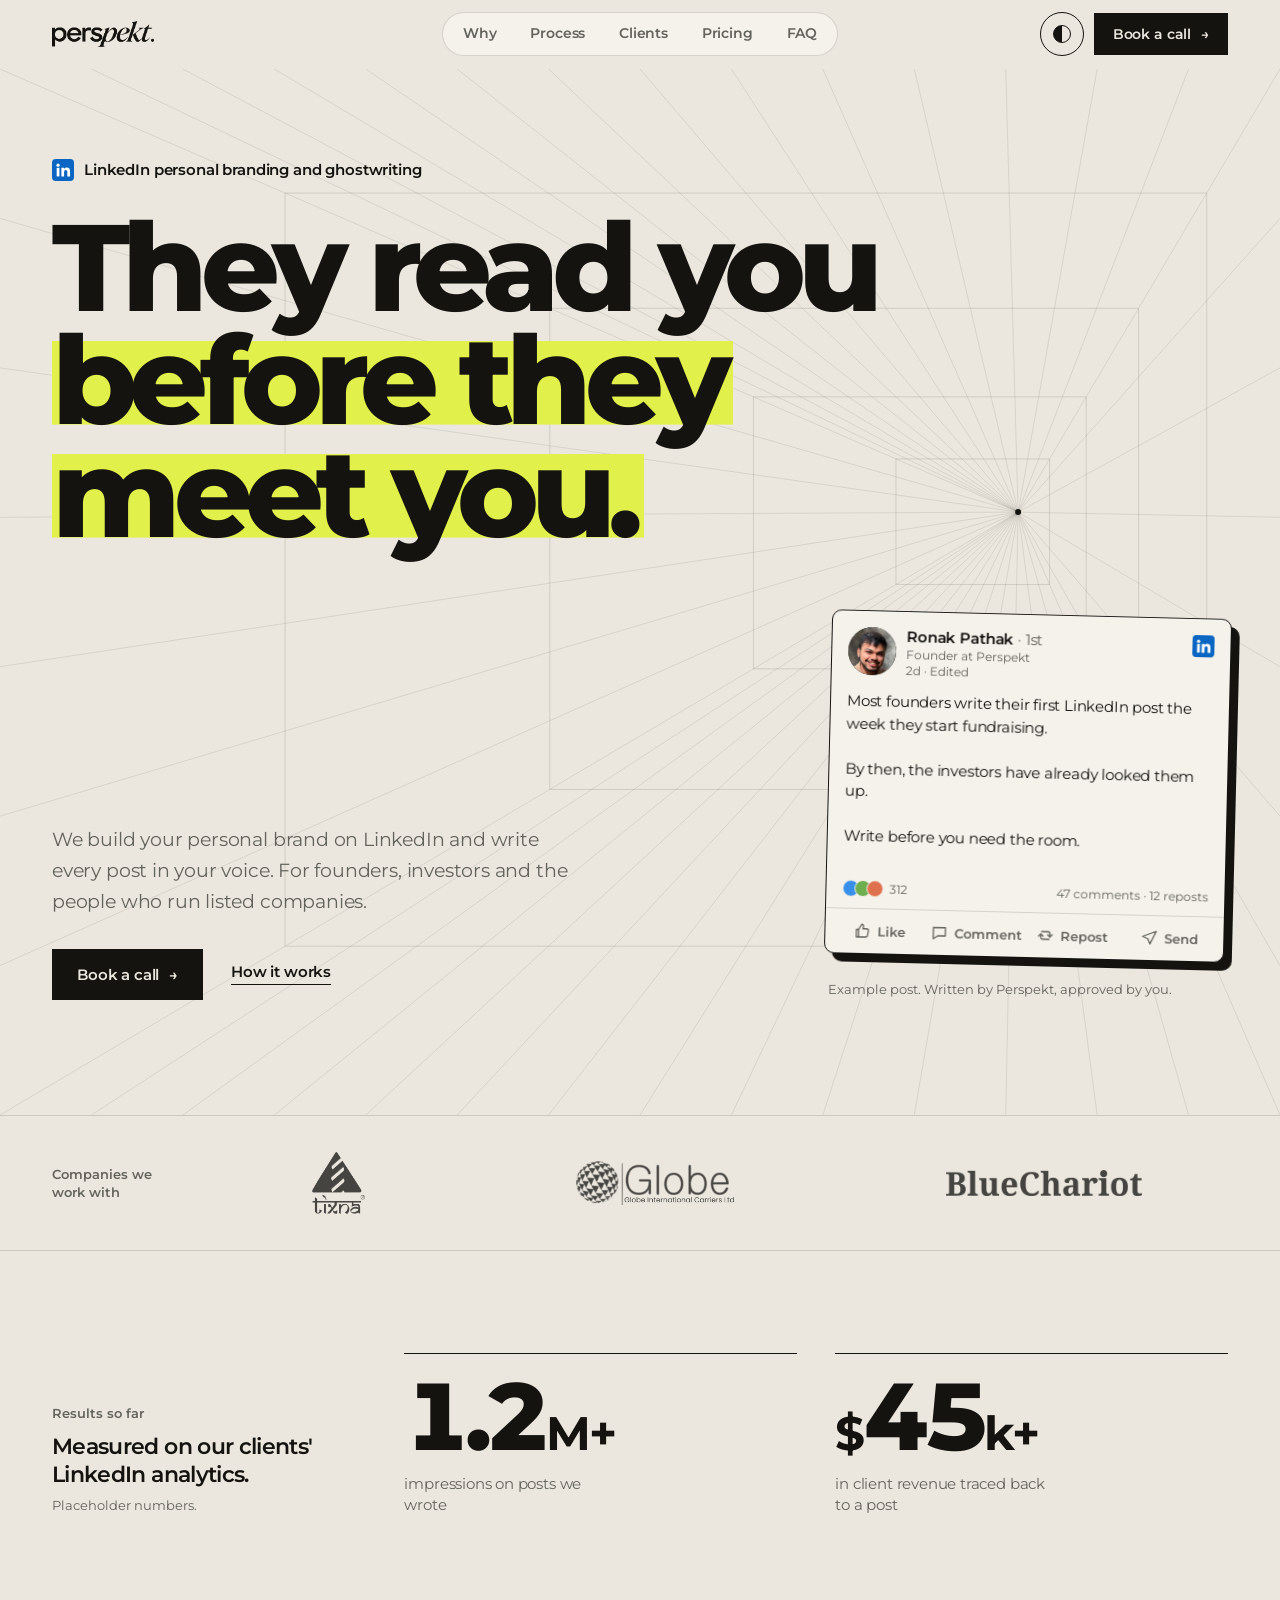
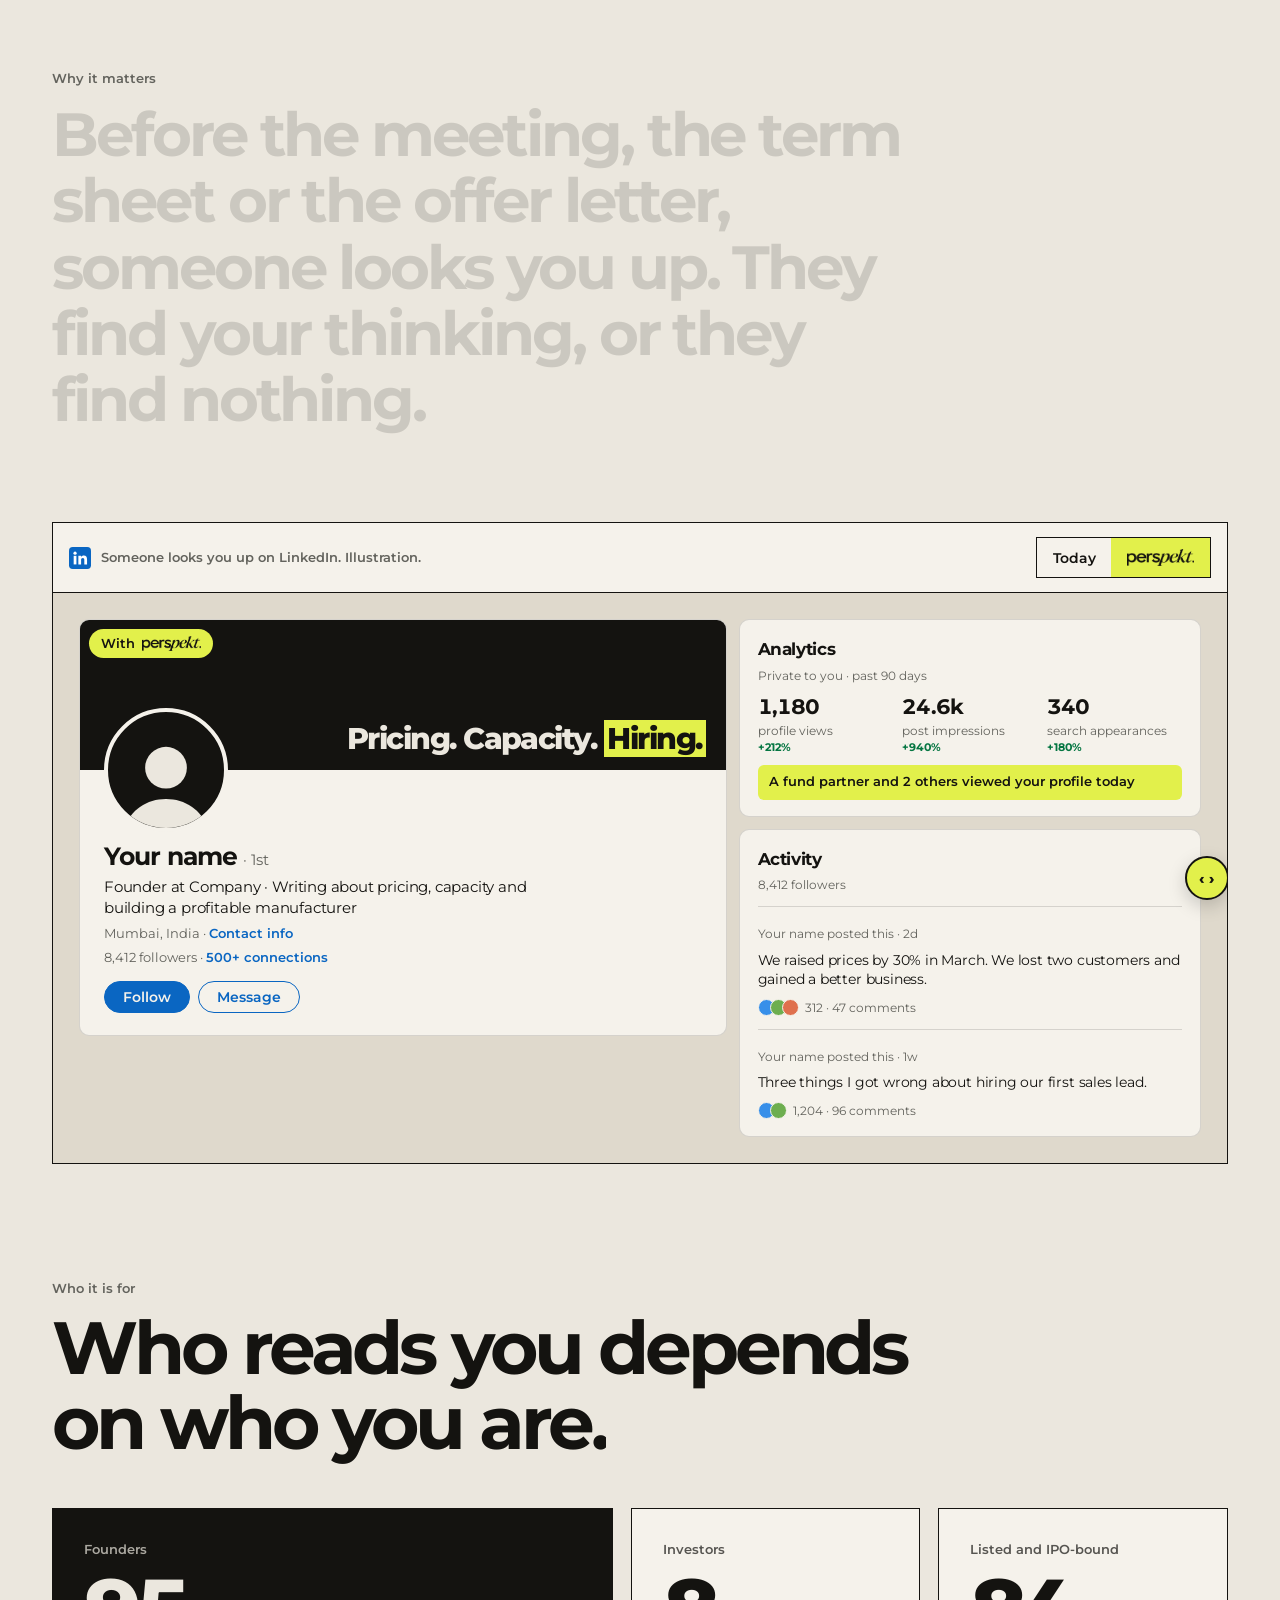
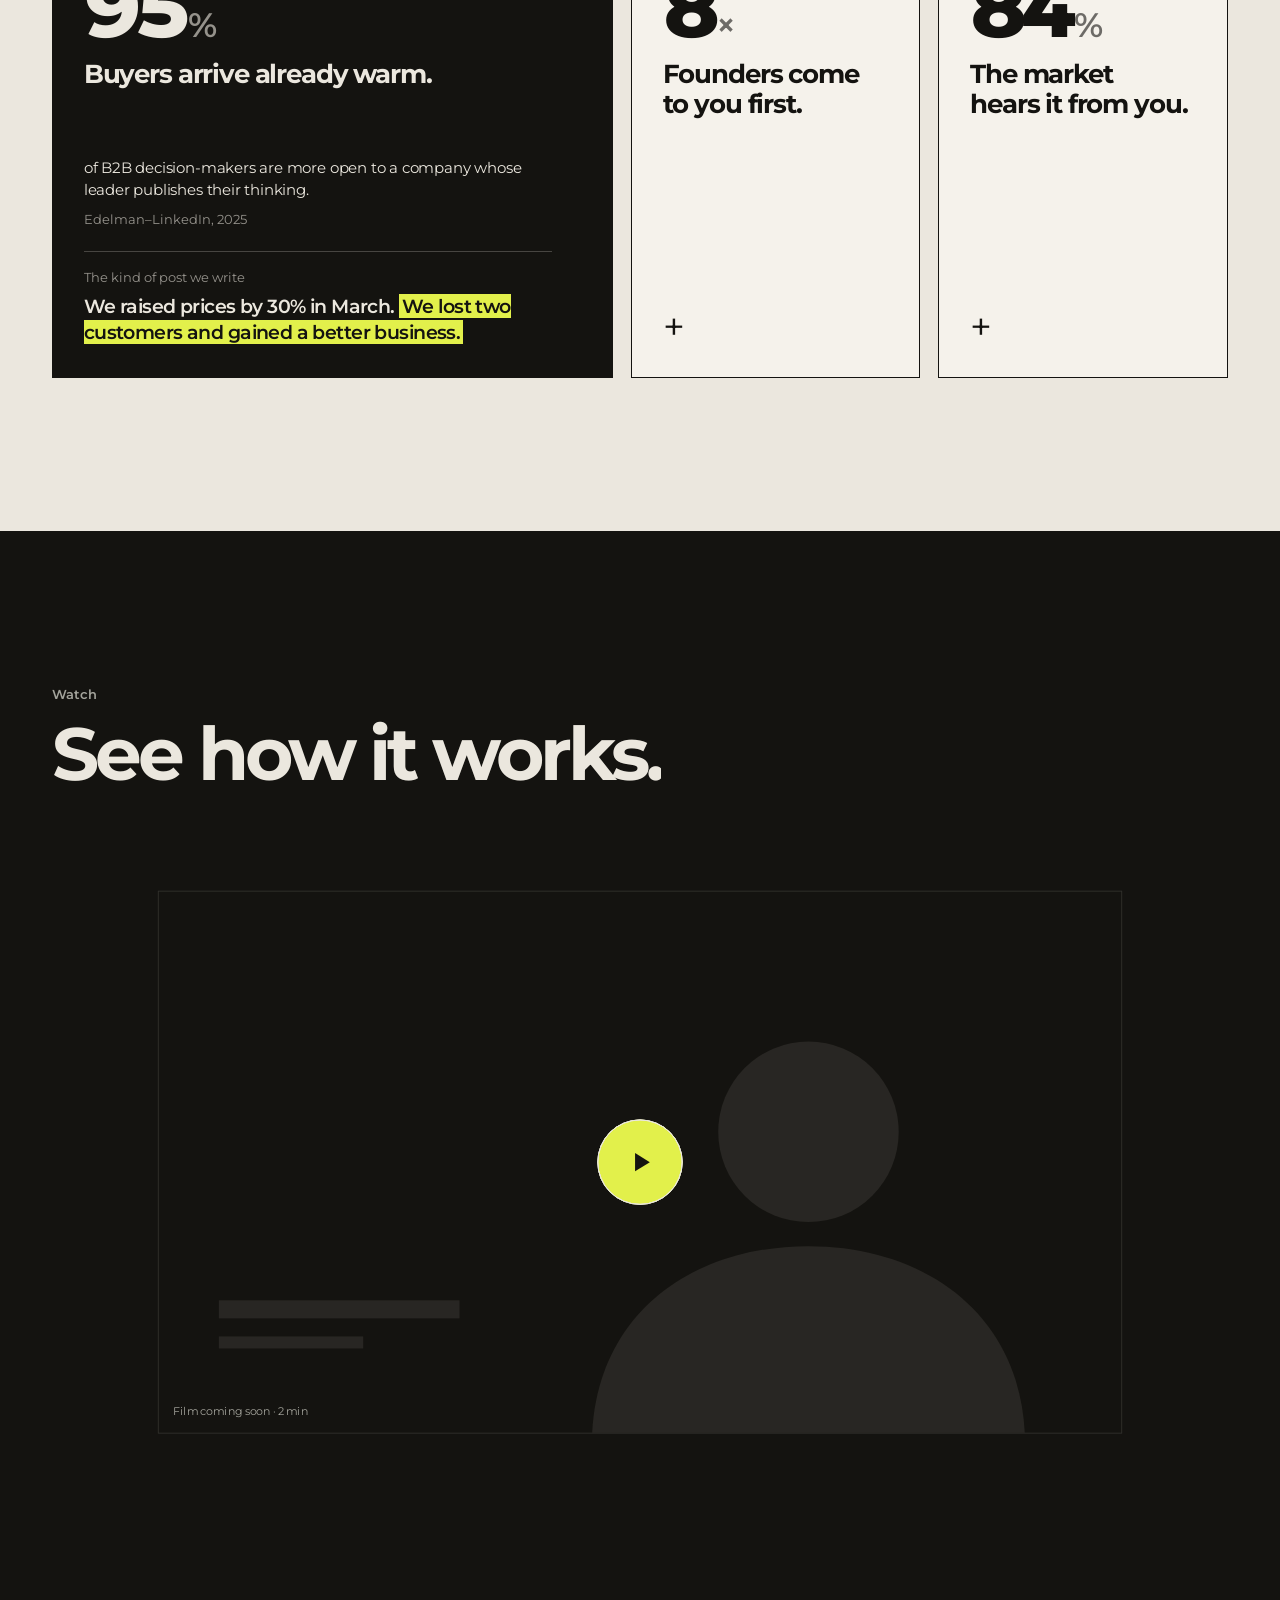
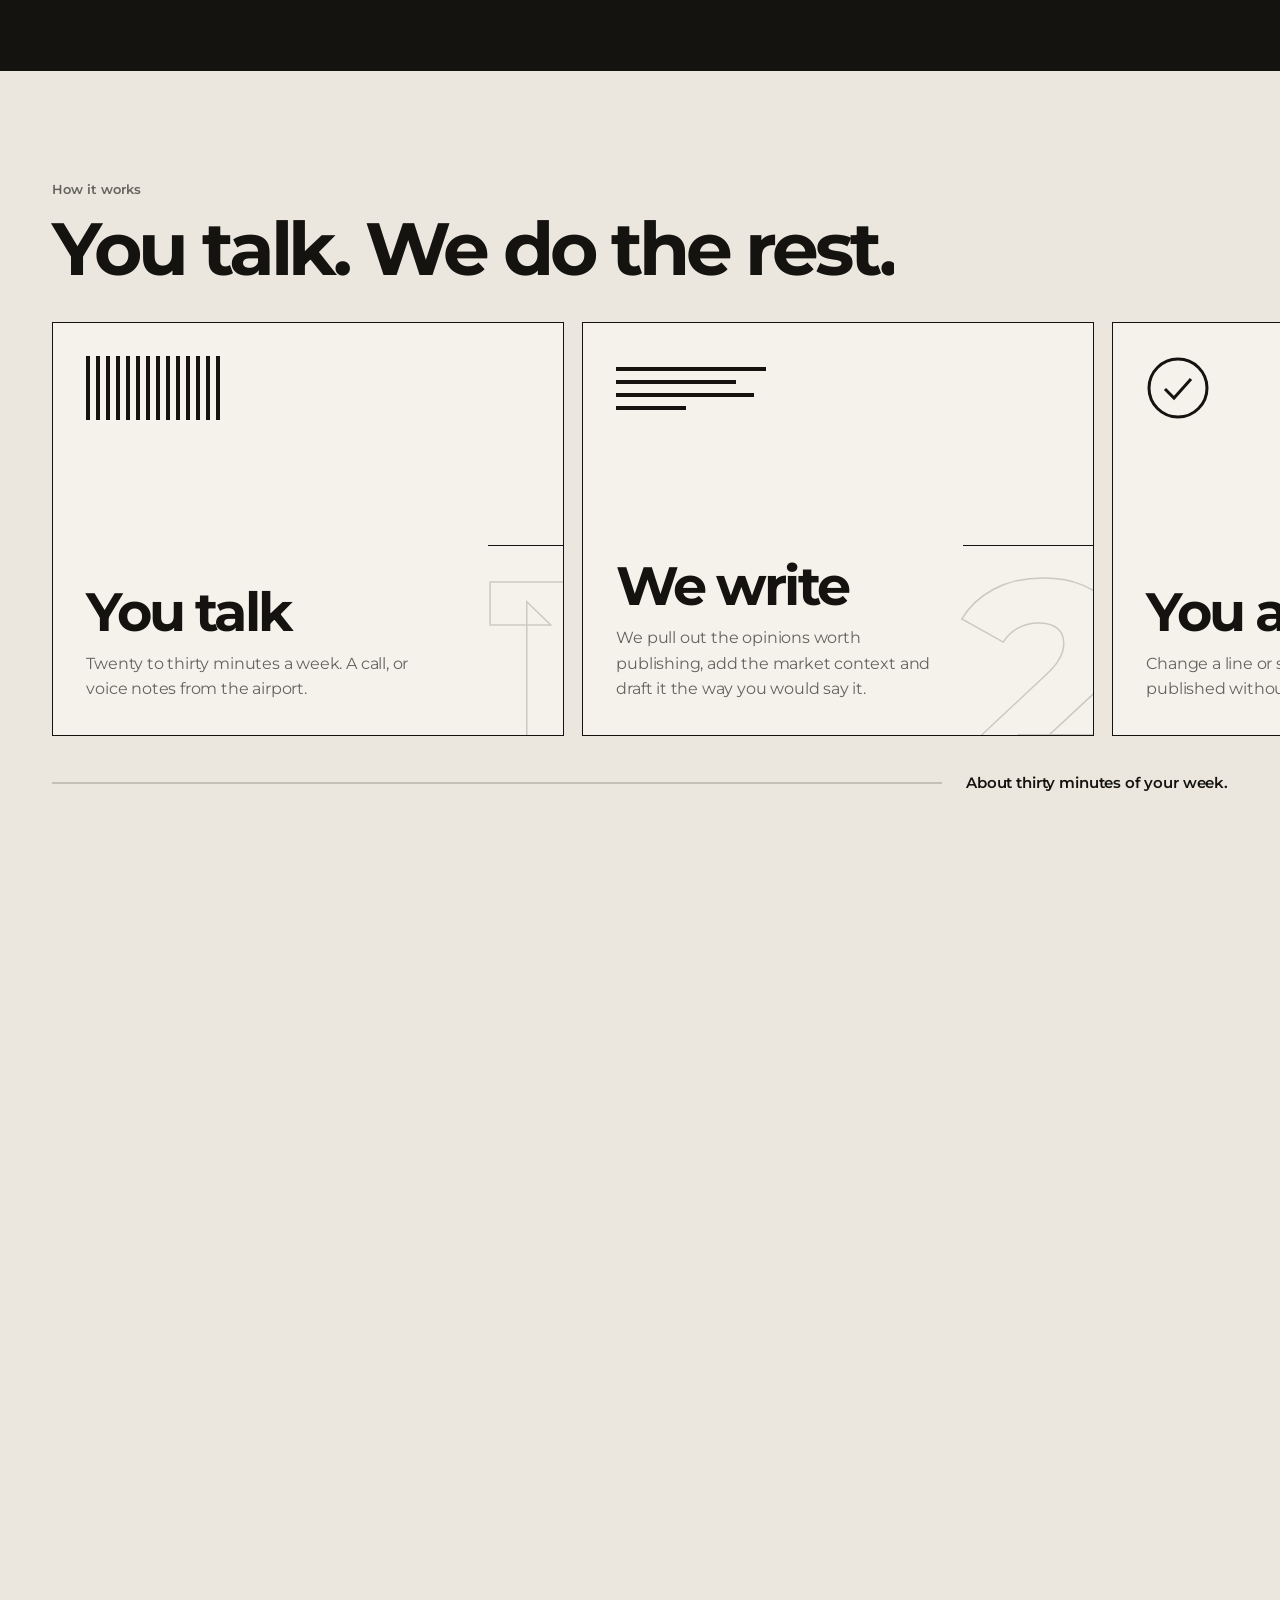
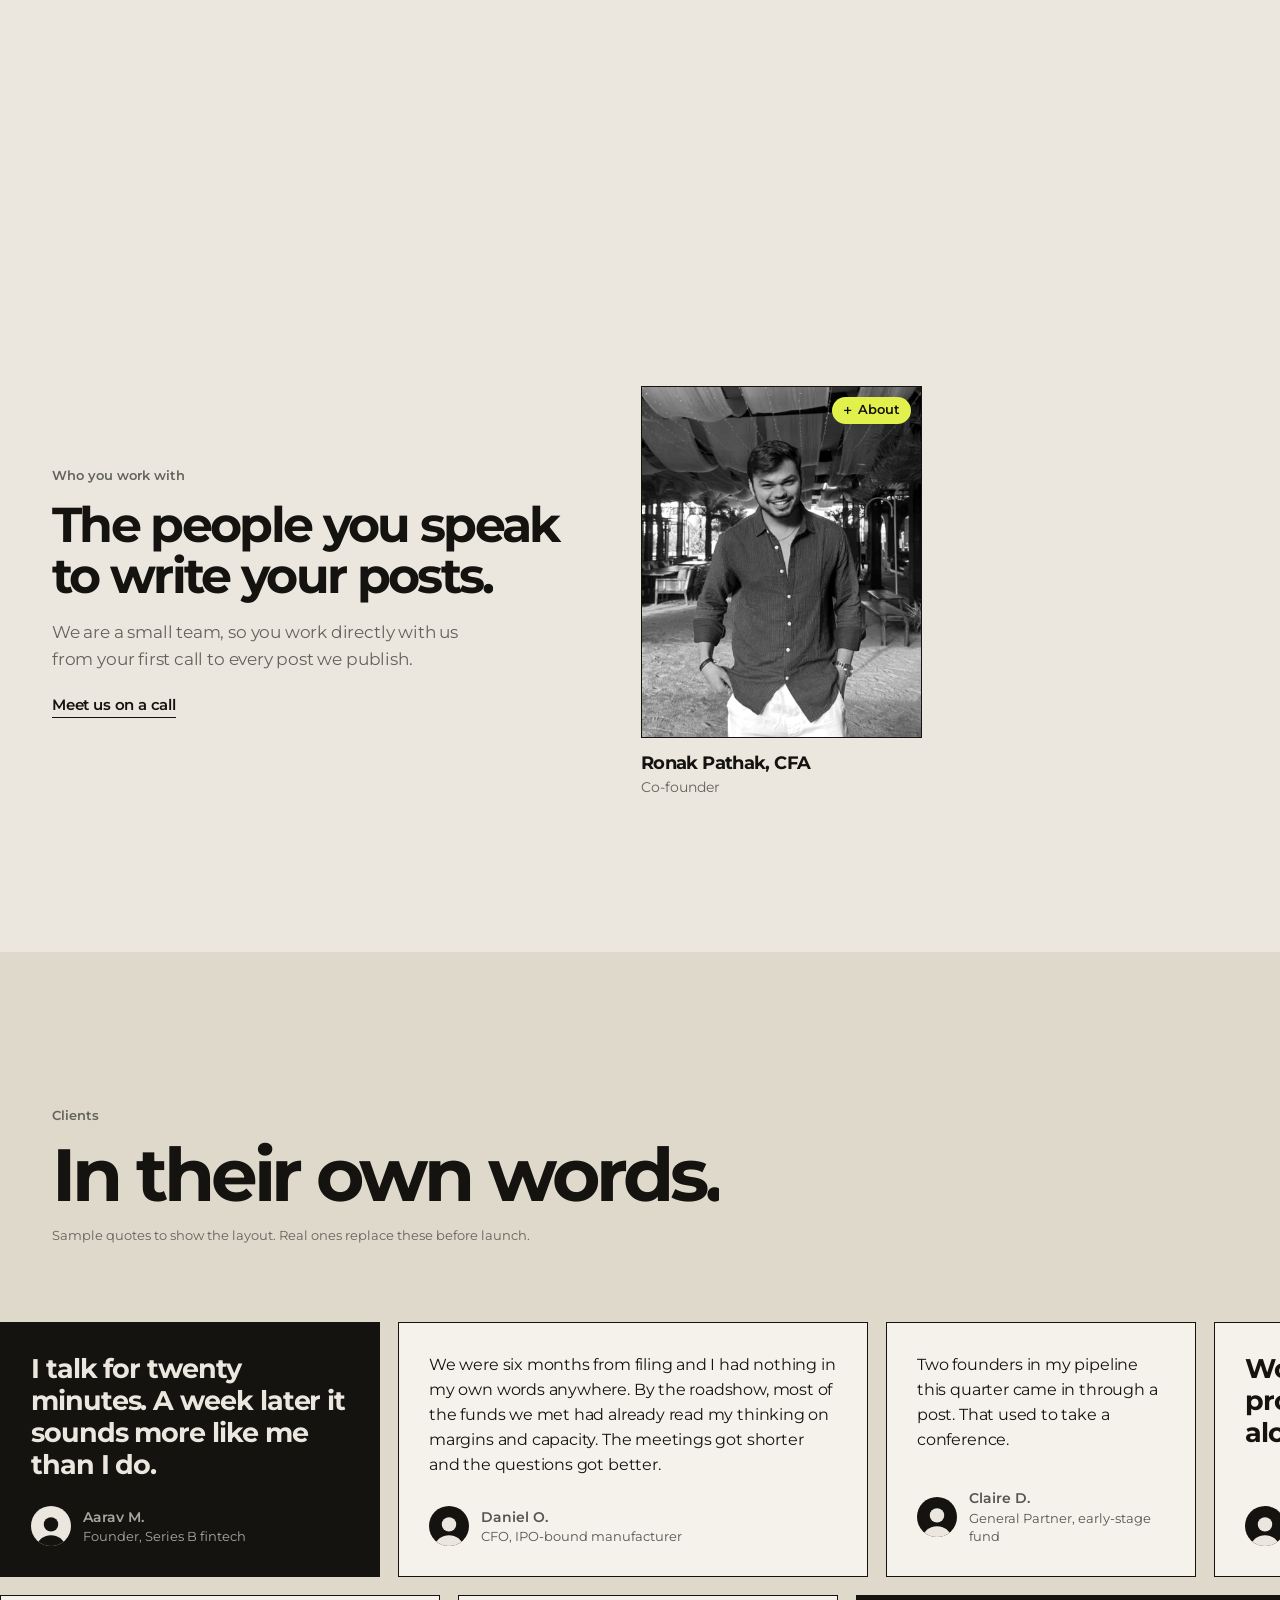
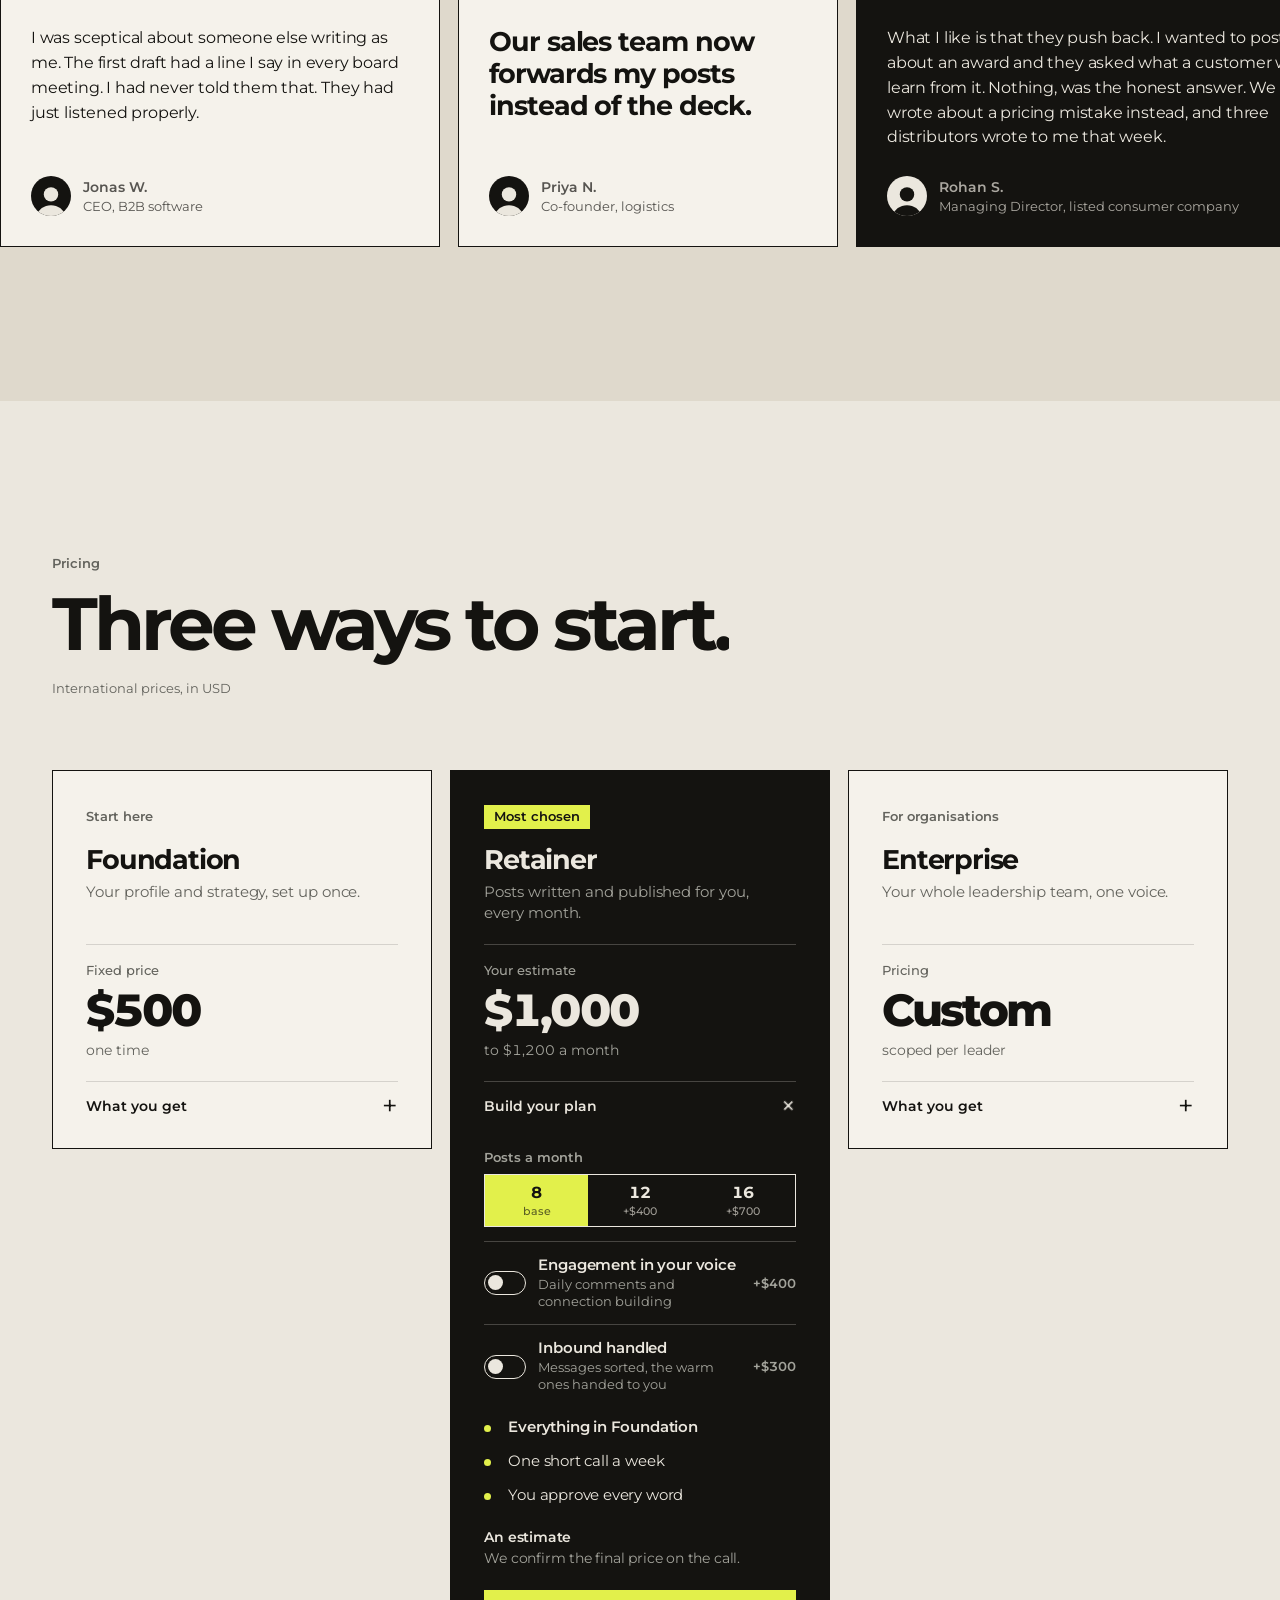
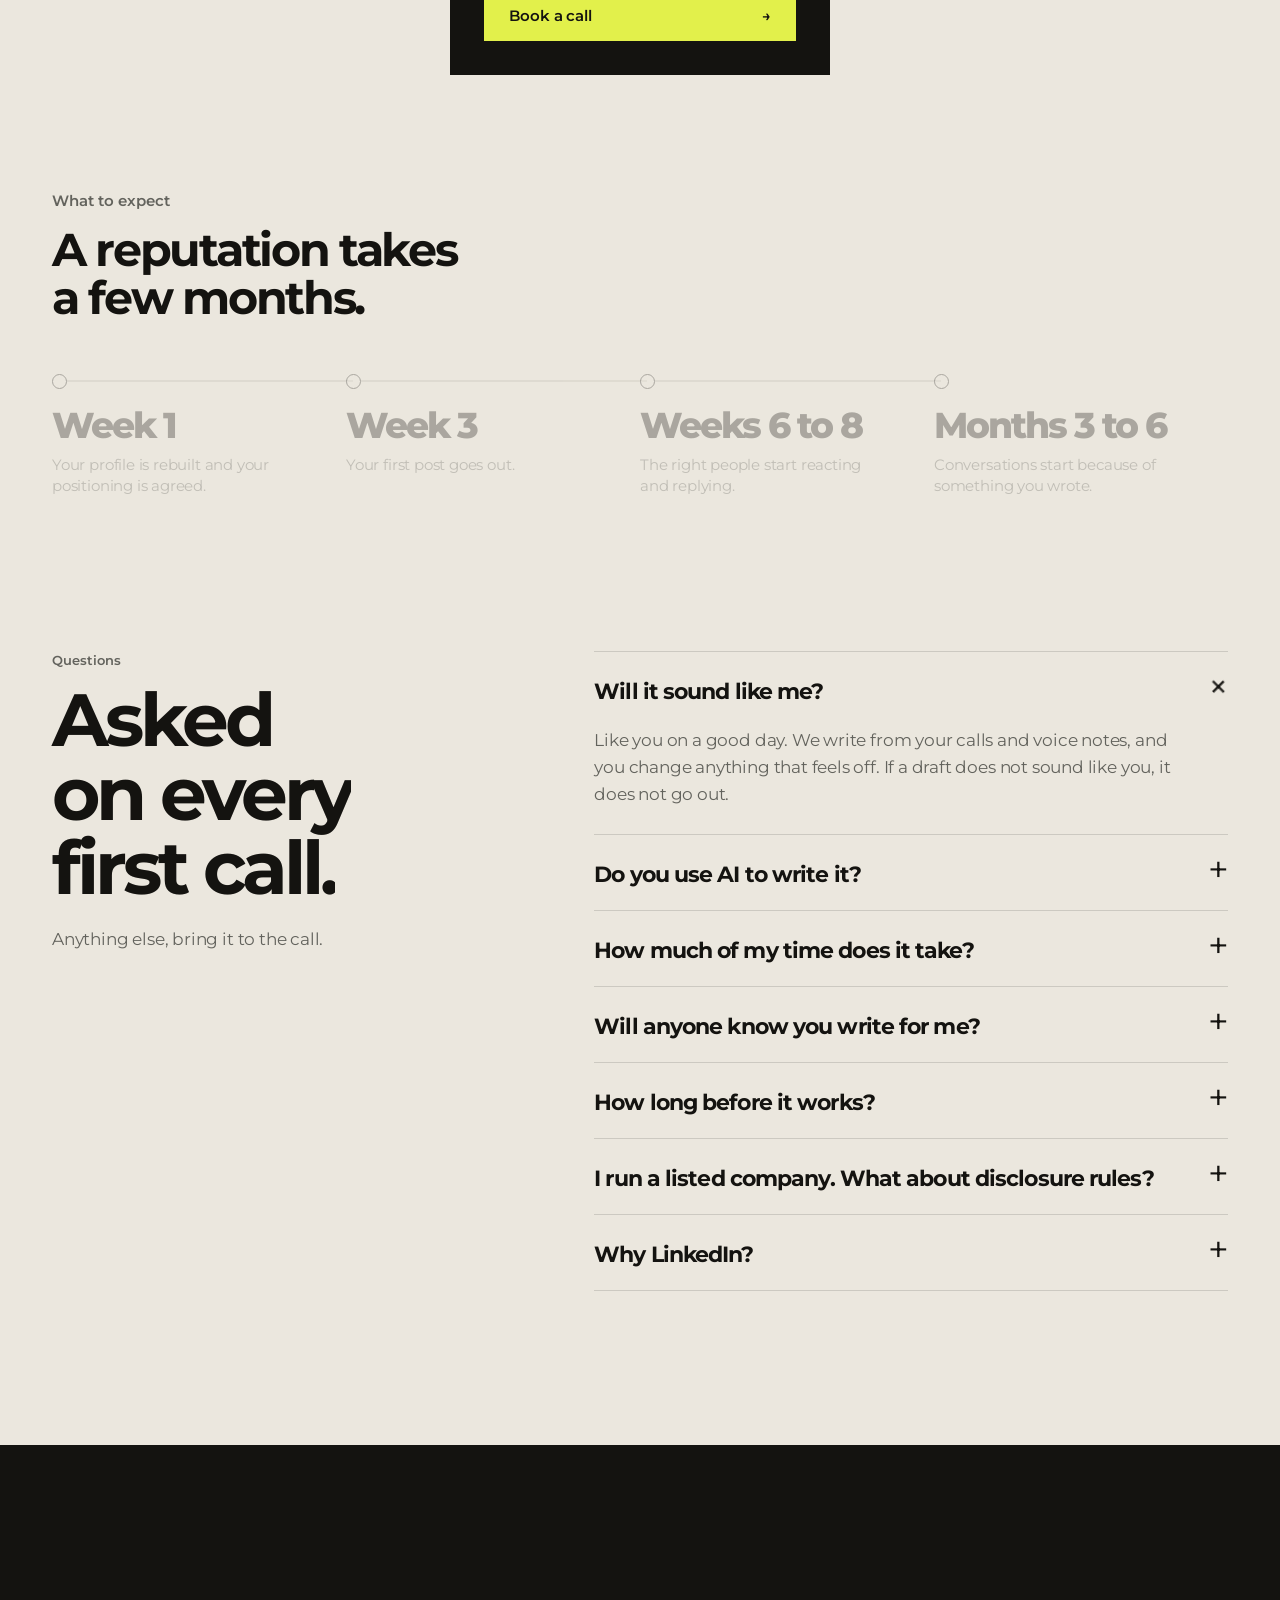
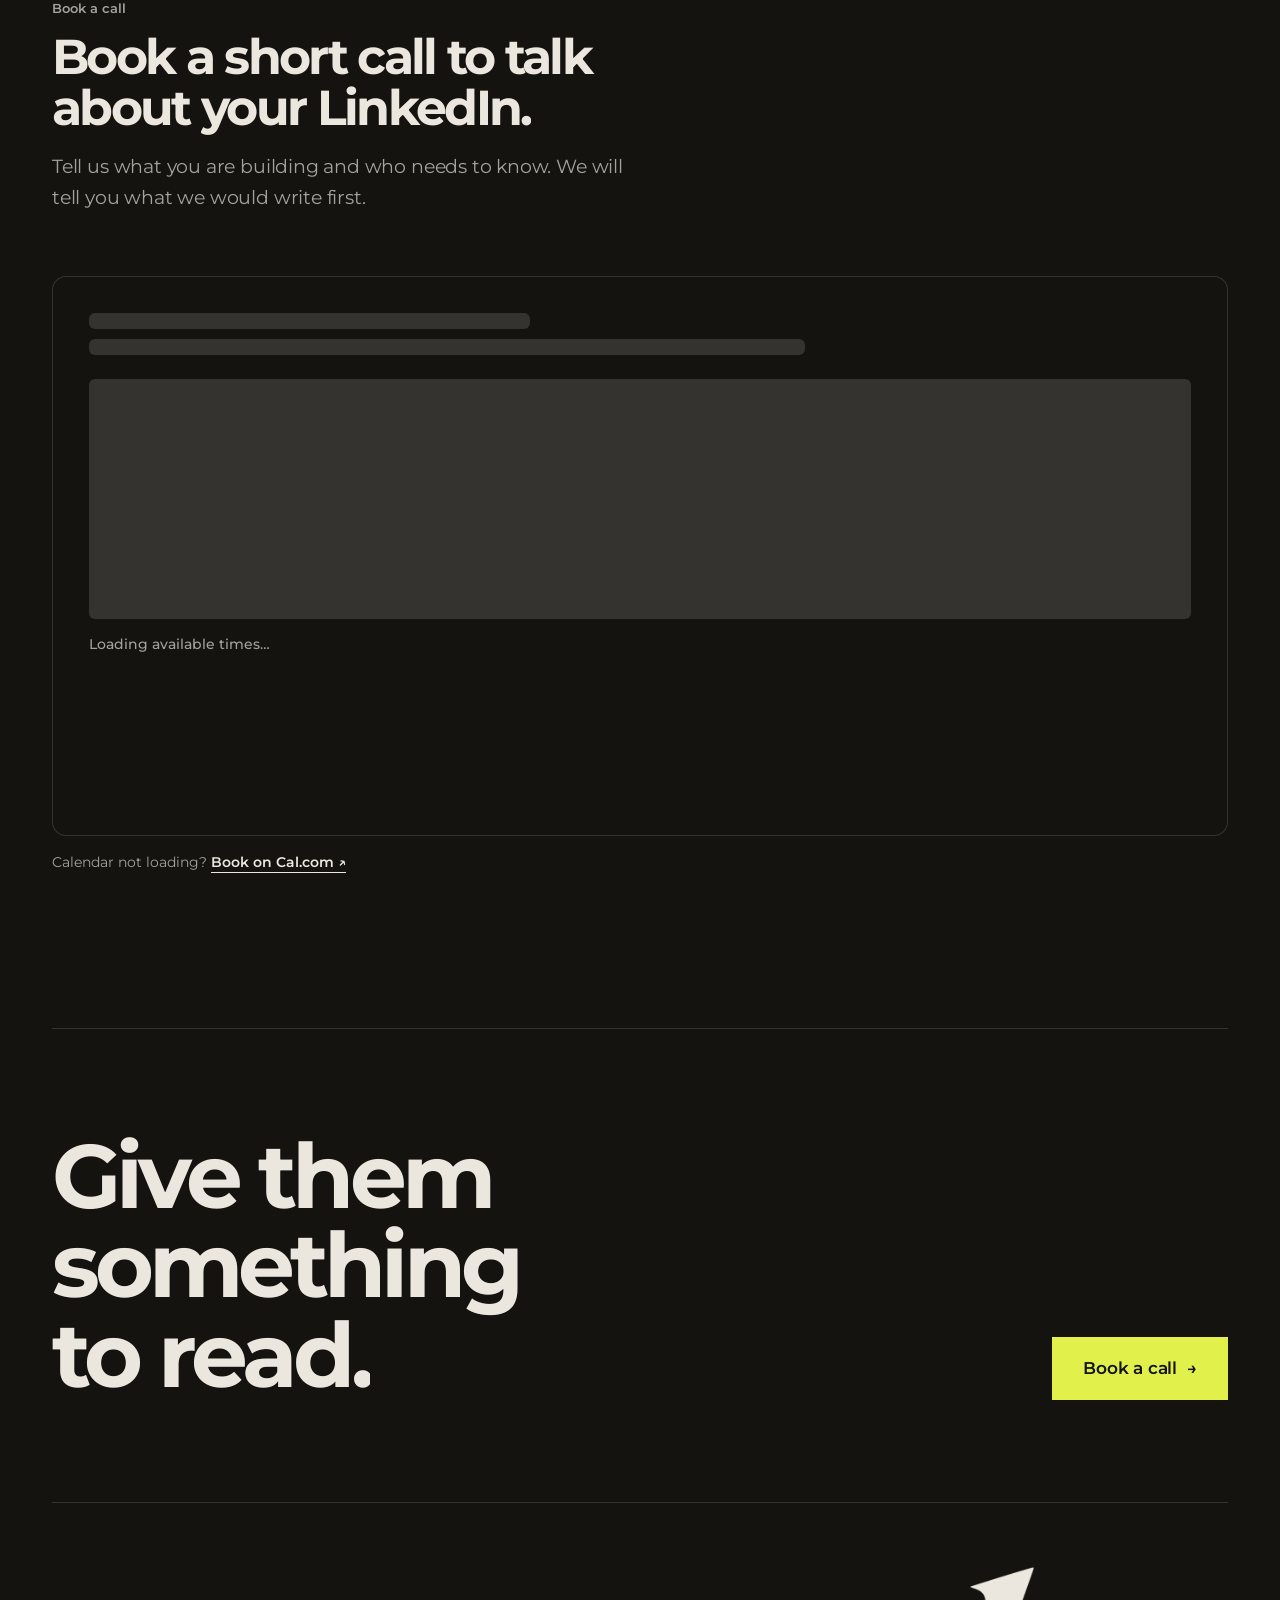
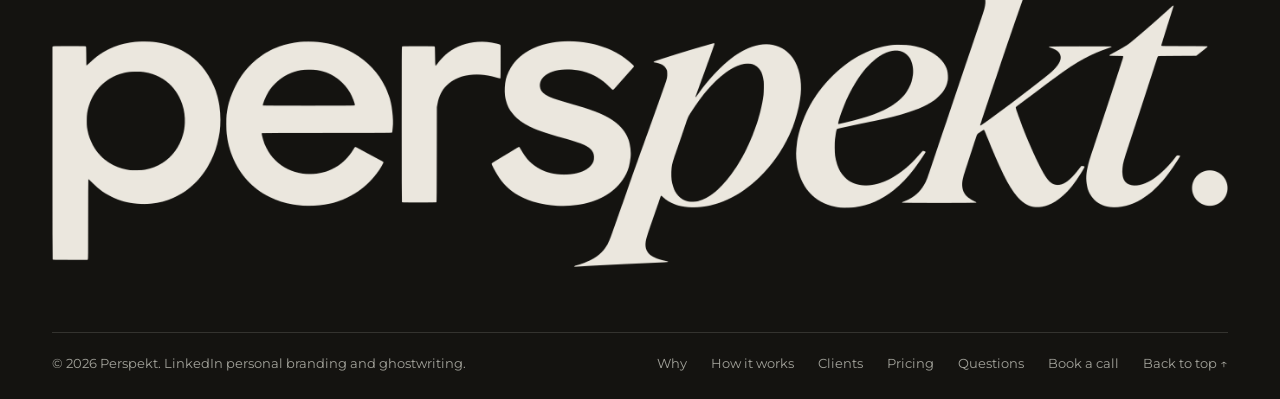
<file: index.html>
<!doctype html>
<html lang="en">
<head>
<meta charset="utf-8">
<meta name="viewport" content="width=device-width, initial-scale=1, viewport-fit=cover">
<title>Perspekt</title>
<meta name="description" content="LinkedIn ghostwriting and personal branding for founders, investors and the leaders of listed and IPO-bound companies. Strategy, profile, posts and engagement, written in your voice.">
<link rel="stylesheet" href="https://fonts.googleapis.com/css2?family=Montserrat:wght@400;500;600;700;800&display=swap">
<script>document.documentElement.classList.add('js');try{if(localStorage.getItem('perspekt-theme')==='dark')document.documentElement.setAttribute('data-mode','dark')}catch(e){}</script>
<link rel="stylesheet" href="css/styles.css?v=20261124i">
</head>
<body>

<svg width="0" height="0" style="position:absolute" aria-hidden="true">
  <symbol id="sil" viewBox="0 0 100 100"><circle cx="50" cy="38" r="18"/><path d="M12 104c0-24 17-39 38-39s38 15 38 39z"/></symbol>
</svg>
<div id="bar" aria-hidden="true"></div>
<header class="nav" id="nav">
  <div class="wrap">
    <a class="home" href="#top" aria-label="Perspekt, back to top"><span class="logo" role="img" aria-label="perspekt."></span></a>
    <ul id="nav-links">
      <li><a href="#why">Why</a></li>
      <li><a href="#how">Process</a></li>
      <li><a href="#said">Clients</a></li>
      <li><a href="#pricing">Pricing</a></li>
      <li><a href="#faq">FAQ</a></li>
      <li class="ind" aria-hidden="true"></li>
    </ul>
    <div class="nav-end">
      <button class="theme-btn" id="theme-btn" type="button" aria-pressed="false" aria-label="Dark mode"><i></i></button>
      <a class="btn" href="#book">Book a call <i>→</i></a>
      <button class="menu-btn" id="menu-btn" type="button" aria-expanded="false" aria-controls="menu" aria-label="Menu"><i></i><i></i></button>
    </div>
  </div>
</header>
<nav class="menu" id="menu" aria-label="Menu">
  <a href="#why">Why</a><a href="#how">Process</a><a href="#said">Clients</a><a href="#pricing">Pricing</a><a href="#faq">FAQ</a><a href="#book">Book a call →</a>
</nav>

<main id="top">
<section class="hero">
  <canvas id="persp" aria-hidden="true"></canvas>
  <div class="wrap">
    <div class="hero-top">
    <p class="kicker"><svg class="li-logo" viewBox="0 0 24 24" role="img" aria-label="LinkedIn"><rect width="24" height="24" rx="4" fill="#0a66c2"/><circle cx="6.6" cy="6.7" r="1.75" fill="#fff"/><rect x="5.1" y="9.6" width="3" height="9.4" fill="#fff"/><path fill="#fff" d="M10.2 9.6h2.9v1.3c.6-1 1.7-1.6 3.1-1.6 2.5 0 3.5 1.6 3.5 4.2V19h-3v-4.9c0-1.3-.5-2.1-1.6-2.1-1.2 0-1.9.8-1.9 2.1V19h-3z"/></svg>LinkedIn personal branding and ghostwriting</p>
    <h1>
      <span class="ln"><span>They read you</span></span>
      <span class="ln"><span><span class="out">before they</span></span></span>
      <span class="ln"><span><span class="out">meet you.</span></span></span>
    </h1>
    </div>
    <div class="hero-copy">
      <p>We build your personal brand on LinkedIn and write every post in your voice. For founders, investors and the people who run listed companies.</p>
      <div class="cta">
        <a class="btn" href="#book">Book a call <i>→</i></a>
        <a class="link" href="#how">How it works</a>
      </div>
    </div>
    <div class="card-zone">
      <aside class="post" id="post" aria-label="Example of a ghostwritten post">
        <div class="post-head"><span class="av"><img src="assets/team/ronak-avatar.jpg" alt="" width="48" height="48" style="width:100%;height:100%;object-fit:cover;object-position:50% 40%;border-radius:50%"></span><div><b>Ronak Pathak <span>· 1st</span></b><small>Founder at Perspekt</small><small id="pa-time">2d · Edited</small></div><svg class="li-logo" viewBox="0 0 24 24" role="img" aria-label="LinkedIn"><rect width="24" height="24" rx="4" fill="#0a66c2"/><circle cx="6.6" cy="6.7" r="1.75" fill="#fff"/><rect x="5.1" y="9.6" width="3" height="9.4" fill="#fff"/><path fill="#fff" d="M10.2 9.6h2.9v1.3c.6-1 1.7-1.6 3.1-1.6 2.5 0 3.5 1.6 3.5 4.2V19h-3v-4.9c0-1.3-.5-2.1-1.6-2.1-1.2 0-1.9.8-1.9 2.1V19h-3z"/></svg></div>
        <p class="post-body" id="typer">Most founders write their first LinkedIn post the week they start fundraising.

By then, the investors have already looked them up.

Write before you need the room.</p>
        <div class="post-stats" id="pa-stats"><span class="reacts"><i></i><i></i><i></i><span id="pa-likes">312</span></span><span><span id="pa-comments">47</span> comments · <span id="pa-reposts">12</span> reposts</span></div>
        <div class="post-acts">
          <button type="button" class="pa" id="pa-like" aria-pressed="false"><svg viewBox="0 0 24 24" aria-hidden="true"><path d="M7 10v10H4V10zM7 10l4-7c1.6 0 2.6 1.1 2.3 2.7L12.7 9H18a2 2 0 0 1 2 2.3l-1 6.4a2.6 2.6 0 0 1-2.6 2.3H7"/></svg>Like</button>
          <a class="pa" href="#book"><svg viewBox="0 0 24 24" aria-hidden="true"><path d="M4 5h16v11H10l-6 4z"/></svg>Comment</a>
          <button type="button" class="pa" id="pa-rep" aria-pressed="false"><svg viewBox="0 0 24 24" aria-hidden="true"><path d="M7 7h9a2 2 0 0 1 2 2v4M17 17H8a2 2 0 0 1-2-2v-4M15 11l3 3 3-3M9 13l-3-3-3 3"/></svg>Repost</button>
          <button type="button" class="pa" id="pa-send"><svg viewBox="0 0 24 24" aria-hidden="true"><path d="M21 3 3 10l7 3 3 7z"/></svg>Send</button>
        </div>
      </aside>
      <span class="note post-cap">Example post. Written by Perspekt, approved by you.</span>
    </div>
  </div>
</section>

<section class="logos" aria-label="Companies we work with">
  <div class="wrap">
    <span class="label">Companies we work with</span>
    <ul class="clients">
      <li class="client"><img src="assets/clients/tixna.png" alt="Tixna" width="393" height="459" style="--h:62px"></li>
      <li class="client"><img src="assets/clients/globe.png" alt="Globe International Carriers" width="290" height="81" style="--h:44px"></li>
      <li class="client"><img src="assets/clients/bluechariot.png" alt="BlueChariot" width="900" height="119" style="--h:26px"></li>
    </ul>
  </div>
</section>

<section class="nums" id="results">
  <div class="wrap">
    <div class="nums-grid">
      <div class="nums-intro"><span class="label">Results so far</span><p>Measured on our clients' LinkedIn analytics.</p><span class="note">Placeholder numbers.</span></div>
      <div class="num rv"><b><span data-n="1.2" data-d="1">1.2</span><small>M+</small></b><span>impressions on posts we wrote</span></div>
      <div class="num rv"><b><small id="st-pre">₹</small><span id="st-n" data-n="40">40</span><small id="st-suf"> L+</small></b><span>in client revenue traced back to a post</span></div>
    </div>
  </div>
</section>

<section class="band" id="why">
  <div class="wrap">
    <span class="label">Why it matters</span>
    <p class="fill" id="fill">Before the meeting, the term sheet or the offer letter, someone looks you up. They find your thinking, or they find nothing.</p>
    <div class="why-grid">
      <div class="cmp rv" id="cmp" style="--x:0%">
        <div class="cmp-bar">
          <span class="cmp-q"><svg class="li-logo" viewBox="0 0 24 24" aria-hidden="true"><rect width="24" height="24" rx="4" fill="#0a66c2"/><circle cx="6.6" cy="6.7" r="1.75" fill="#fff"/><rect x="5.1" y="9.6" width="3" height="9.4" fill="#fff"/><path fill="#fff" d="M10.2 9.6h2.9v1.3c.6-1 1.7-1.6 3.1-1.6 2.5 0 3.5 1.6 3.5 4.2V19h-3v-4.9c0-1.3-.5-2.1-1.6-2.1-1.2 0-1.9.8-1.9 2.1V19h-3z"/></svg>Someone looks you up on LinkedIn. Illustration.</span>
          <div class="seg" role="group" aria-label="Compare">
            <button type="button" id="cmp-a" aria-pressed="true">Today</button>
            <button type="button" id="cmp-b" aria-pressed="false" aria-label="With Perspekt"><span class="logo"></span></button>
          </div>
        </div>
        <div class="cmp-stage" id="cmp-stage">
          <div class="side before"><span class="side-tag">Today</span><div class="pf"><div class="pf-card"><div class="pf-banner"></div><div class="pf-main"><span class="pf-av"><svg class="sil" viewBox="0 0 100 100" aria-hidden="true"><use href="#sil"/></svg></span><b class="pf-name">Your name <small>· 1st</small></b><p class="pf-head">Founder &amp; CEO at Company</p><p class="pf-meta">Mumbai, India · <a>Contact info</a></p><p class="pf-meta">412 followers · <b>380 connections</b></p><div class="pf-btns"><span class="pf-btn pri">Connect</span><span class="pf-btn">Message</span></div></div></div><div class="pf-side"><div class="pf-box"><b>Analytics</b><small>Private to you · past 90 days</small><div class="pf-stats"><div><b>38</b><span>profile views</span></div><div><b>210</b><span>post impressions</span></div><div><b>12</b><span>search appearances</span></div></div></div><div class="pf-box"><b>Activity</b><small>412 followers</small><div class="pf-post old"><small>Your name posted this · 1y</small><p>We are hiring! Apply through the link below.</p><span class="reacts"><i></i><span>4</span></span></div></div></div></div></div>
          <div class="side after" id="cmp-after"><span class="side-tag">With <span class="logo" role="img" aria-label="perspekt."></span></span><div class="pf"><div class="pf-card"><div class="pf-banner"><span>Pricing. Capacity. <mark>Hiring.</mark></span></div><div class="pf-main"><span class="pf-av"><svg class="sil" viewBox="0 0 100 100" aria-hidden="true"><use href="#sil"/></svg></span><b class="pf-name">Your name <small>· 1st</small></b><p class="pf-head">Founder at Company · Writing about pricing, capacity and building a profitable manufacturer</p><p class="pf-meta">Mumbai, India · <a>Contact info</a></p><p class="pf-meta">8,412 followers · <b>500+ connections</b></p><div class="pf-btns"><span class="pf-btn pri">Follow</span><span class="pf-btn">Message</span></div></div></div><div class="pf-side"><div class="pf-box"><b>Analytics</b><small>Private to you · past 90 days</small><div class="pf-stats"><div><b>1,180</b><span>profile views</span><i>+212%</i></div><div><b>24.6k</b><span>post impressions</span><i>+940%</i></div><div><b>340</b><span>search appearances</span><i>+180%</i></div></div><p class="pf-note">A fund partner and 2 others viewed your profile today</p></div><div class="pf-box"><b>Activity</b><small>8,412 followers</small><div class="pf-post"><small>Your name posted this · 2d</small><p>We raised prices by 30% in March. We lost two customers and gained a better business.</p><span class="reacts"><i></i><i></i><i></i><span>312 · 47 comments</span></span></div><div class="pf-post"><small>Your name posted this · 1w</small><p>Three things I got wrong about hiring our first sales lead.</p><span class="reacts"><i></i><i></i><span>1,204 · 96 comments</span></span></div></div></div></div></div>
          <div class="cmp-handle" aria-hidden="true"><span>‹ ›</span></div>
        </div>
      </div>
    </div>

    <div class="for-head gw">
      <span class="label">Who it is for</span>
      <h2>Who reads you depends on <span class="g">who you are.</span></h2>
    </div>
    <div class="auds rv" id="auds">
      <article class="aud on" tabindex="0">
        <h3>Founders</h3>
        <b><span data-n="95">95</span><small>%</small></b>
        <h4>Buyers arrive already warm.</h4>
        <div class="more">
          <p>of B2B decision-makers are more open to a company whose leader publishes their thinking.</p>
          <span class="note">Edelman–LinkedIn, 2025</span>
          <blockquote><small>The kind of post we write</small>We raised prices by 30% in March. <mark>We lost two customers and gained a better business.</mark></blockquote>
        </div>
      </article>
      <article class="aud" tabindex="0">
        <h3>Investors</h3>
        <b><span data-n="8">8</span><small>×</small></b>
        <h4>Founders come to you first.</h4>
        <div class="more">
          <p>the engagement when a person posts and not the firm's page.</p>
          <span class="note">Digital Applied, 2025–26</span>
          <blockquote><small>The kind of post we write</small>I ask every founder the same thing. <mark>What do you believe that your competitors would call reckless?</mark></blockquote>
        </div>
      </article>
      <article class="aud" tabindex="0">
        <h3>Listed and IPO-bound</h3>
        <b><span data-n="84">84</span><small>%</small></b>
        <h4>The market hears it from you.</h4>
        <div class="more">
          <p>of professional investors say management's credibility shapes what a company is worth.</p>
          <span class="note">ICR investor survey</span>
          <blockquote><small>The kind of post we write</small>We missed our guidance this quarter. <mark>Here is what happened, and what we are changing.</mark></blockquote>
        </div>
      </article>
    </div>
  </div>
</section>

<section class="band dark" id="film">
  <div class="wrap">
    <span class="label">Watch</span>
    <h2 class="gw">See how <span class="g">it works.</span></h2>
    <div class="film" id="film-box" role="img" aria-label="Video placeholder. The film is coming soon.">
      <svg class="poster" viewBox="0 0 160 90" preserveAspectRatio="xMidYMid slice" aria-hidden="true"><circle cx="108" cy="40" r="15"/><path d="M72 92c0-21 16-33 36-33s36 12 36 33z"/><rect x="10" y="68" width="40" height="3"/><rect x="10" y="74" width="24" height="2"/></svg>
      <div class="play"><i></i><i></i><i></i></div>
      <span>Film coming soon · 2 min</span>
    </div>
  </div>
</section>

<section class="hsec" id="how">
  <div class="h-pin">
    <div class="wrap">
      <span class="label">How it works</span>
      <h2 class="gw">You talk. <span class="g">We do the rest.</span></h2>
    </div>
    <div class="h-view">
      <ol class="track" id="track">
        <li class="panel"><span class="num" aria-hidden="true">1</span><div class="ico wave" aria-hidden="true"><i></i><i></i><i></i><i></i><i></i><i></i><i></i><i></i><i></i><i></i><i></i><i></i><i></i><i></i></div><div><h3>You talk</h3><p>Twenty to thirty minutes a week. A call, or voice notes from the airport.</p></div></li>
        <li class="panel"><span class="num" aria-hidden="true">2</span><div class="ico lines" aria-hidden="true"><i></i><i></i><i></i><i></i></div><div><h3>We write</h3><p>We pull out the opinions worth publishing, add the market context and draft it the way you would say it.</p></div></li>
        <li class="panel"><span class="num" aria-hidden="true">3</span><div class="ico tick" aria-hidden="true"><svg viewBox="0 0 64 64"><circle cx="32" cy="32" r="29"/><path d="M19 33l9 9 17-19"/></svg></div><div><h3>You approve</h3><p>Change a line or send a yes. Nothing is published without it.</p></div></li>
        <li class="panel inv"><span class="num" aria-hidden="true">4</span><div class="ico cast" aria-hidden="true"><i></i><i></i><i></i><i></i></div><div><h3>We publish</h3><p>From your account, on schedule. Then we report the conversations it started.</p></div></li>
      </ol>
    </div>
    <div class="wrap">
      <div class="h-foot"><div class="h-prog" id="h-prog" aria-hidden="true"><i></i></div><p>About thirty minutes of your week.</p></div>
    </div>
  </div>
</section>

<section class="band" id="team">
  <div class="wrap team-row">
    <div class="team-head gw">
      <span class="label">Who you work with</span>
      <h2>The people you speak to <span class="g">write your posts.</span></h2>
      <p>We are a small team, so you work directly with us from your first call to every post we publish.</p>
      <a class="link" href="#book">Meet us on a call</a>
    </div>
    <!-- Two slots. To add the second person, copy the <article class="member"> block below it.
         The left card's About opens to the right; the right card's opens to the left. -->
    <div class="members">
      <article class="member">
        <div class="m-main">
          <button class="member-photo" type="button" aria-expanded="false" aria-controls="bio-ronak" aria-label="About Ronak Pathak">
            <img src="assets/team/ronak-pathak.jpg" alt="Ronak Pathak" width="800" height="1000" loading="lazy">
            <span class="m-tag"><i aria-hidden="true">+</i>About</span>
          </button>
          <b>Ronak Pathak, CFA</b><span>Co-founder</span>
        </div>
        <div class="member-bio" id="bio-ronak"><div class="mb-in"><div class="mb-card">
          <span class="mb-label">About</span>
          <p>Ronak works with listed and IPO-bound companies on fundraising and investor relations. He makes sure your writing says what investors look for.</p>
          <ul class="creds"><li>CFA</li><li>Investor relations</li><li>Fundraising</li></ul>
          <a class="mb-link" href="https://www.linkedin.com/in/ronak-pathak-70468b193" target="_blank" rel="noopener"><svg class="li-logo" viewBox="0 0 24 24" aria-hidden="true"><rect width="24" height="24" rx="4" fill="#0a66c2"/><circle cx="6.6" cy="6.7" r="1.75" fill="#fff"/><rect x="5.1" y="9.6" width="3" height="9.4" fill="#fff"/><path fill="#fff" d="M10.2 9.6h2.9v1.3c.6-1 1.7-1.6 3.1-1.6 2.5 0 3.5 1.6 3.5 4.2V19h-3v-4.9c0-1.3-.5-2.1-1.6-2.1-1.2 0-1.9.8-1.9 2.1V19h-3z"/></svg>LinkedIn profile <i aria-hidden="true">↗</i></a>
        </div></div></div>
      </article>
    </div>
  </div>
</section>

<section class="band said" id="said" style="--bg:var(--sand)">
  <div class="wrap">
    <span class="label">Clients</span>
    <h2 class="gw">In their <span class="g">own words.</span></h2>
    <p class="note" style="margin-top:14px">Sample quotes to show the layout. Real ones replace these before launch.</p>
  </div>
  <div class="rails">
    <div class="rail" style="--d:85s">
      <figure class="q big inv" style="--w:380px"><p>I talk for twenty minutes. A week later it sounds more like me than I do.</p><footer><span class="av"><svg class="sil" viewBox="0 0 100 100" aria-hidden="true"><use href="#sil"/></svg></span><span><b>Aarav M.</b>Founder, Series B fintech</span></footer></figure>
      <figure class="q" style="--w:470px"><p>We were six months from filing and I had nothing in my own words anywhere. By the roadshow, most of the funds we met had already read my thinking on margins and capacity. The meetings got shorter and the questions got better.</p><footer><span class="av"><svg class="sil" viewBox="0 0 100 100" aria-hidden="true"><use href="#sil"/></svg></span><span><b>Daniel O.</b>CFO, IPO-bound manufacturer</span></footer></figure>
      <figure class="q" style="--w:310px"><p>Two founders in my pipeline this quarter came in through a post. That used to take a conference.</p><footer><span class="av"><svg class="sil" viewBox="0 0 100 100" aria-hidden="true"><use href="#sil"/></svg></span><span><b>Claire D.</b>General Partner, early-stage fund</span></footer></figure>
      <figure class="q big" style="--w:300px"><p>Worth it for the profile rewrite alone.</p><footer><span class="av"><svg class="sil" viewBox="0 0 100 100" aria-hidden="true"><use href="#sil"/></svg></span><span><b>Meera I.</b>Angel investor</span></footer></figure>
    </div>
    <div class="rail rev" style="--d:95s">
      <figure class="q" style="--w:440px"><p>I was sceptical about someone else writing as me. The first draft had a line I say in every board meeting. I had never told them that. They had just listened properly.</p><footer><span class="av"><svg class="sil" viewBox="0 0 100 100" aria-hidden="true"><use href="#sil"/></svg></span><span><b>Jonas W.</b>CEO, B2B software</span></footer></figure>
      <figure class="q big" style="--w:380px"><p>Our sales team now forwards my posts instead of the deck.</p><footer><span class="av"><svg class="sil" viewBox="0 0 100 100" aria-hidden="true"><use href="#sil"/></svg></span><span><b>Priya N.</b>Co-founder, logistics</span></footer></figure>
      <figure class="q inv" style="--w:500px"><p>What I like is that they push back. I wanted to post about an award and they asked what a customer would learn from it. Nothing, was the honest answer. We wrote about a pricing mistake instead, and three distributors wrote to me that week.</p><footer><span class="av"><svg class="sil" viewBox="0 0 100 100" aria-hidden="true"><use href="#sil"/></svg></span><span><b>Rohan S.</b>Managing Director, listed consumer company</span></footer></figure>
      <figure class="q" style="--w:300px"><p>Eight posts a month, one call a week, zero rewrites lately.</p><footer><span class="av"><svg class="sil" viewBox="0 0 100 100" aria-hidden="true"><use href="#sil"/></svg></span><span><b>Sofia L.</b>Founder, climate hardware</span></footer></figure>
    </div>
  </div>
</section>

<section class="band" id="pricing">
  <div class="wrap">
    <span class="label">Pricing</span>
    <h2 class="gw">Three ways <span class="g">to start.</span></h2>
    <p class="note region" id="region">Prices for India, in INR</p>

    <div class="plans" id="plans">
      <article class="plan">
        <button class="plan-head" id="plan-b1" type="button" aria-expanded="false" aria-controls="plan-m1">
          <span class="tag">Start here</span><span class="pn">Foundation</span>
          <span class="sum">Your profile and strategy, set up once.</span>
          <span class="price"><span class="from">Fixed price</span><span class="amt" data-base="20000">₹20,000</span><span class="per">one time</span></span>
          <span class="tog">What you get <i>+</i></span>
        </button>
        <div class="plan-more" id="plan-m1"><div><div class="plan-in">
          <ul><li>Positioning and content strategy</li><li>Full profile revamp</li><li>One-time engagement sprint</li></ul>
          <p class="best"><b>Best for</b>Leaders who want to write their own posts on a strong base.</p>
          <a class="btn" href="#book">Book a call <i>→</i></a>
        </div></div></div>
      </article>
      <article class="plan pick open">
        <button class="plan-head" id="plan-b2" type="button" aria-expanded="true" aria-controls="plan-m2">
          <span class="tag">Most chosen</span><span class="pn">Retainer</span>
          <span class="sum">Posts written and published for you, every month.</span>
          <span class="price"><span class="from">Your estimate</span><span class="amt-row"><span class="amt" id="ret-amt">₹40,000</span><span class="delta" id="ret-delta" aria-hidden="true"></span></span><span class="per" id="ret-per">to ₹45,000 a month</span></span>
          <span class="tog">Build your plan <i>+</i></span>
        </button>
        <div class="plan-more" id="plan-m2"><div><div class="plan-in">
          <div class="cfg">
            <fieldset><legend>Posts a month</legend>
              <div class="cfg-seg">
                <label><input type="radio" name="ret-posts" id="ret-p8" value="8" checked><span>8<small class="cost" data-inr="0">base</small></span></label>
                <label><input type="radio" name="ret-posts" id="ret-p12" value="12"><span>12<small class="cost" data-inr="15000">+₹15k</small></span></label>
                <label><input type="radio" name="ret-posts" id="ret-p16" value="16"><span>16<small class="cost" data-inr="30000">+₹30k</small></span></label>
              </div>
            </fieldset>
            <label class="cfg-sw"><input type="checkbox" id="ret-eng"><span class="sw" aria-hidden="true"></span><span><b>Engagement in your voice</b><small>Daily comments and connection building</small></span><span class="cost" data-inr="15000">+₹15k</span></label>
            <label class="cfg-sw"><input type="checkbox" id="ret-inb"><span class="sw" aria-hidden="true"></span><span><b>Inbound handled</b><small>Messages sorted, the warm ones handed to you</small></span><span class="cost" data-inr="10000">+₹10k</span></label>
          </div>
          <ul><li class="inc">Everything in Foundation</li><li>One short call a week</li><li>You approve every word</li></ul>
          <p class="best"><b>An estimate</b>We confirm the final price on the call.</p>
          <a class="btn" href="#book">Book a call <i>→</i></a>
        </div></div></div>
      </article>
      <article class="plan">
        <button class="plan-head" id="plan-b3" type="button" aria-expanded="false" aria-controls="plan-m3">
          <span class="tag">For organisations</span><span class="pn">Enterprise</span>
          <span class="sum">Your whole leadership team, one voice.</span>
          <span class="price"><span class="from">Pricing</span><span class="amt">Custom</span><span class="per">scoped per leader</span></span>
          <span class="tog">What you get <i>+</i></span>
        </button>
        <div class="plan-more" id="plan-m3"><div><div class="plan-in">
          <ul><li class="inc">Everything in Retainer, for each leader</li><li>Founder, CEO, CFO and other leaders on LinkedIn</li><li>One story across every leader and the company page</li><li>Review steps for IR, legal and compliance</li><li>A dedicated team and monthly reporting</li></ul>
          <p class="best"><b>Best for</b>Listed and IPO-bound companies, and leadership teams of growing firms.</p>
          <a class="btn" href="#book">Talk to us <i>→</i></a>
        </div></div></div>
      </article>
    </div>

    <div class="expect" id="expect">
      <span class="label">What to expect</span>
      <h3>A reputation takes a few months.</h3>
      <ol id="expect-list">
        <li><b>Week 1</b><span>Your profile is rebuilt and your positioning is agreed.</span></li>
        <li><b>Week 3</b><span>Your first post goes out.</span></li>
        <li><b>Weeks 6 to 8</b><span>The right people start reacting and replying.</span></li>
        <li><b>Months 3 to 6</b><span>Conversations start because of something you wrote.</span></li>
      </ol>
    </div>
  </div>
</section>

<section class="band" id="faq" style="padding-top:0">
  <div class="wrap faq">
    <div class="gw">
      <span class="label">Questions</span>
      <h2>Asked on <span class="g">every first call.</span></h2>
      <p>Anything else, bring it to the call.</p>
    </div>
    <div>
      <details open><summary>Will it sound like me?</summary><p>Like you on a good day. We write from your calls and voice notes, and you change anything that feels off. If a draft does not sound like you, it does not go out.</p></details>
      <details><summary>Do you use AI to write it?</summary><p>No. People write your posts, from what you actually said.</p></details>
      <details><summary>How much of my time does it take?</summary><p>About thirty minutes a week: one short call or a few voice notes, then a few minutes to approve drafts.</p></details>
      <details><summary>Will anyone know you write for me?</summary><p>Not unless you tell them. We never name a client without permission, and we will sign an NDA before the first working session if you want one.</p></details>
      <details><summary>How long before it works?</summary><p>Expect engagement to move in six to eight weeks and real conversations in three to six months.</p></details>
      <details><summary>I run a listed company. What about disclosure rules?</summary><p>Nothing is published without your approval, so your compliance or investor relations team can review every post before it goes out.</p></details>
      <details><summary>Why LinkedIn?</summary><p>It is where buyers, investors and candidates go to check you.</p></details>
    </div>
  </div>
</section>

<section class="band dark" id="book">
  <div class="wrap">
    <div class="book-head">
      <div>
        <span class="label">Book a call</span>
        <h2 class="gw">Book a short call to talk about <span class="g">your LinkedIn.</span></h2>
      </div>
      <p>Tell us what you are building and who needs to know. We will tell you what we would write first.</p>
    </div>
    <!-- Live booking from Cal.com. The event is set in CAL_LINK at the bottom of js/main.js. -->
    <div class="pk-cal-embed" id="pk-cal-embed">
      <div class="pk-cal-wait" aria-label="Loading the calendar"><span></span><span></span><span></span><b>Loading available times…</b></div>
    </div>
    <p class="pk-cal-alt">Calendar not loading? <a href="https://cal.com/ronak-dim8bx/discovery-call" target="_blank" rel="noopener">Book on Cal.com ↗</a></p>
  </div>
</section>
</main>

<footer class="foot">
  <div class="wrap">
    <div class="foot-cta gw">
      <h2>Give them <span class="g">something to read.</span></h2>
      <a class="btn" href="#book">Book a call <i>→</i></a>
    </div>
    <div id="foot-logo"><span class="logo" role="img" aria-label="perspekt."></span></div>
    <div class="foot-row">
      <span>© 2026 Perspekt. LinkedIn personal branding and ghostwriting.</span>
      <ul><li><a href="#why">Why</a></li><li><a href="#how">How it works</a></li><li><a href="#said">Clients</a></li><li><a href="#pricing">Pricing</a></li><li><a href="#faq">Questions</a></li><li><a href="#book">Book a call</a></li><li><a href="#top">Back to top ↑</a></li></ul>
    </div>
  </div>
</footer>

<div class="toast" id="toast" role="status" aria-live="polite"></div>
<script src="js/main.js?v=20261124i"></script>
</body>
</html>
</file>
<file: css/styles.css>
body{margin:0}
img{max-width:100%}
[hidden]{display:none!important}

/* Layout: one typeface, one ink, one paper. The recurring device is the ghost: words and shapes start as an
   outline or a tint and fill in solid as you reach them. Each section has its own scroll behaviour:
   lines that follow the pointer, a number that stays put while the argument scrolls past, a row that travels sideways. */
:root{
  --li:#0a66c2; --up:#057642; --paper:#ebe7de; --card:#f5f2eb; --sand:#dfd9cc; --hi:#e2f04b; --on-hi:#141310; --ink:#141310; --soft:#63635d; --rule:#14131024; --tint:#1413102e;
  /* bands and footer stay dark in both themes; "inv" is for blocks that flip against the page */
  --band:#141310; --band-fg:#ebe7de; --inv-mute:#a3a39b; --inv-line:#ebe7de3d; --inv-accent:#e2f04b; --inv-accent-fg:#141310;
  --bg:var(--paper); --fg:var(--ink); --mute:var(--soft); --line:var(--rule); --ghost:var(--tint);
  --font:"Montserrat","Avenir Next","Century Gothic",system-ui,sans-serif;
  --logo:url("../assets/logo.png");
  --ease:cubic-bezier(.2,.7,.1,1);
  --navh:68px;
  color-scheme:light;
}
:root[data-mode="dark"]{--li:#71b7fb; --up:#5fc28a; --paper:#171612; --card:#22201b; --sand:#1e1c17; --ink:#ebe7de; --soft:#a3a39b; --rule:#ebe7de24; --tint:#ebe7de2e; --band:#0b0a08; --inv-mute:#63635d; --inv-line:#14131033; --inv-accent:#141310; --inv-accent-fg:#ebe7de; color-scheme:dark}
*{box-sizing:border-box}
::selection{background:var(--hi);color:var(--on-hi)}
html{scroll-behavior:smooth;scroll-padding-top:var(--navh)}
body{background:var(--paper);color:var(--ink);font:400 17px/1.6 var(--font);letter-spacing:-.011em;-webkit-font-smoothing:antialiased;overflow-x:clip}
body::before{content:"";position:fixed;inset:0 0 auto;height:env(safe-area-inset-top,0px);z-index:60;background:var(--paper)}
a{color:inherit}
h1,h2,h3,p,ul,ol,figure{margin:0;padding:0}
ul,ol{list-style:none}
button{font-family:inherit;letter-spacing:inherit}
:focus-visible{outline:2px solid var(--fg);outline-offset:3px}
.wrap{max-width:1220px;margin-inline:auto;padding-left:max(22px,env(safe-area-inset-left,0px));padding-right:max(22px,env(safe-area-inset-right,0px))}
.band{background:var(--bg);color:var(--fg);padding-block:clamp(84px,12vw,170px)}
.dark{--bg:var(--band);--fg:var(--band-fg);--mute:#a3a39b;--line:#ebe7de26;--ghost:#ebe7de3d}
.label{display:block;font:600 13px/1.4 var(--font);color:var(--mute);letter-spacing:0}
h2{font:700 clamp(2.2rem,5.8vw,4.8rem)/1 var(--font);letter-spacing:-.055em;text-wrap:balance;margin-top:14px}
/* ghost words: tinted, then filled */
.g{color:transparent;background:linear-gradient(var(--fg),var(--fg)) 0 0/var(--f,100%) 100% no-repeat,linear-gradient(var(--ghost),var(--ghost));-webkit-background-clip:text;background-clip:text;-webkit-box-decoration-break:slice;transition:background-size 1.4s var(--ease) .15s}
.js .gw:not(.in) .g{--f:0%}
.note{font-size:13px;line-height:1.5;color:var(--mute);letter-spacing:0}
.logo{display:block;aspect-ratio:1358/347;background:currentColor;-webkit-mask:var(--logo) center/contain no-repeat;mask:var(--logo) center/contain no-repeat}
#bar{position:fixed;left:0;right:0;top:env(safe-area-inset-top,0px);height:2px;background:var(--ink);transform-origin:left;transform:scaleX(0);z-index:70}

.btn{display:inline-flex;align-items:center;gap:10px;font:600 15px/1 var(--font);letter-spacing:-.01em;text-decoration:none;padding:17px 24px;border:1.5px solid var(--fg);color:var(--bg);background:var(--fg);cursor:pointer;transition:background .25s,color .25s,transform .3s var(--ease)}
.btn:hover{background:transparent;color:var(--fg)}
.btn i{font-style:normal;transition:transform .3s var(--ease)}.btn:hover i{transform:translateX(5px)}
.btn.ghost{background:transparent;color:var(--fg)}.btn.ghost:hover{background:var(--fg);color:var(--bg)}
.link{font:600 15px/1 var(--font);text-decoration:none;border-bottom:1.5px solid currentColor;padding-bottom:5px}

/* nav */
.nav{position:sticky;top:env(safe-area-inset-top,0px);z-index:50;background:var(--paper);border-bottom:1px solid transparent;transition:border-color .3s}
.nav.stuck{border-color:var(--rule)}
.nav .wrap{display:grid;grid-template-columns:1fr auto 1fr;align-items:center;gap:16px;height:var(--navh)}
.nav .home{justify-self:start}
.nav .logo{height:26px}
.nav ul{position:relative;display:flex;gap:2px;padding:4px;border:1px solid var(--rule);border-radius:999px;background:var(--card);font:600 13.5px/1 var(--font)}
.nav ul li{position:relative;z-index:1}
.nav ul .ind{position:absolute;z-index:0;top:4px;bottom:4px;left:0;width:0;border-radius:999px;background:var(--hi);opacity:0;pointer-events:none;transition:transform .5s var(--ease),width .5s var(--ease),opacity .3s}
.nav ul a{display:block;text-decoration:none;padding:10px 16px;border-radius:999px;color:var(--soft);transition:color .25s,background .25s}
.nav ul a:hover{color:var(--ink)}
.nav ul a.lit,.nav ul a.lit:hover{color:var(--on-hi)}
.nav-end{justify-self:end;display:flex;gap:10px;align-items:center}
.nav .btn{padding:13px 18px;font-size:14px}
.theme-btn{width:44px;height:44px;border:1.5px solid var(--ink);border-radius:50%;background:transparent;cursor:pointer;display:grid;place-items:center;transition:background .25s}
.theme-btn:hover{background:var(--card)}
.theme-btn i{width:18px;height:18px;border-radius:50%;border:1.5px solid var(--ink);background:linear-gradient(90deg,var(--ink) 50%,transparent 50%);transition:transform .6s var(--ease)}
.theme-btn[aria-pressed="true"] i{transform:rotate(180deg)}
.menu-btn{display:none;width:44px;height:44px;border:1.5px solid var(--ink);background:transparent;cursor:pointer;position:relative}
.menu-btn i{position:absolute;left:11px;right:11px;height:1.5px;background:var(--ink);transition:transform .35s var(--ease),top .35s var(--ease)}
.menu-btn i:first-child{top:17px}.menu-btn i:last-child{top:25px}
.menu-btn[aria-expanded="true"] i:first-child{top:21px;transform:rotate(45deg)}
.menu-btn[aria-expanded="true"] i:last-child{top:21px;transform:rotate(-45deg)}
.menu{position:fixed;inset:0;z-index:49;background:var(--ink);color:var(--paper);display:flex;flex-direction:column;justify-content:center;gap:6px;padding:calc(var(--navh) + 24px) max(22px,env(safe-area-inset-left,0px)) 40px;transform:translateY(-102%);visibility:hidden;transition:transform .6s var(--ease),visibility 0s .6s}
.menu.open{transform:none;visibility:visible;transition:transform .6s var(--ease)}
.menu a{font:800 clamp(2.4rem,12vw,4.4rem)/1.08 var(--font);letter-spacing:-.06em;text-decoration:none;opacity:0;transform:translateY(24px);transition:opacity .5s,transform .6s var(--ease)}
.menu.open a{opacity:1;transform:none}
.menu.open a:nth-child(2){transition-delay:.08s}.menu.open a:nth-child(3){transition-delay:.14s}.menu.open a:nth-child(4){transition-delay:.2s}.menu.open a:nth-child(5){transition-delay:.26s}.menu.open a:nth-child(6){transition-delay:.32s}
.menu a:last-child{color:var(--inv-mute)}
@media(max-width:860px){.nav ul{display:none}.nav .wrap{grid-template-columns:1fr auto}.menu-btn{display:block}.nav .btn{display:none}}
@media(min-width:861px){.menu{display:none}}

/* hero */
.hero{position:relative;overflow:hidden;padding-block:clamp(48px,7vw,100px) clamp(64px,9vw,120px)}
#persp{position:absolute;inset:0;width:100%;height:100%;pointer-events:none}
.hero .wrap{position:relative;display:grid;grid-template-columns:minmax(0,7fr) minmax(0,4fr);gap:clamp(36px,5vw,72px);align-items:end}
h1{font:800 clamp(3rem,9.6vw,8rem)/.92 var(--font);letter-spacing:-.065em;grid-column:1/-1}
h1 .ln{display:block;overflow:hidden;padding-bottom:.14em;margin-bottom:-.14em}
h1 .ln>span{display:block}
h1 .out{color:var(--on-hi);display:inline-block;padding-inline:.07em;margin-inline:-.07em;background:linear-gradient(var(--hi),var(--hi)) 0 58%/100% 74% no-repeat}
.hero-copy p{font-size:clamp(1.05rem,1.5vw,1.2rem);color:var(--soft);max-width:40ch}
.cta{display:flex;flex-wrap:wrap;align-items:center;gap:16px 28px;margin-top:32px}
.card-zone{perspective:900px;justify-self:end;width:100%;max-width:400px}
.post{background:var(--card);border:1.5px solid var(--ink);padding:22px;box-shadow:8px 8px 0 var(--ink);transform:rotate(1.4deg) rotateX(var(--rx,0deg)) rotateY(var(--ry,0deg));transition:transform .25s ease-out;will-change:transform}
.post-head{display:flex;gap:12px;align-items:center;padding-bottom:16px;border-bottom:1px solid var(--rule)}
.av{width:42px;height:42px;border-radius:50%;background:var(--ink);color:var(--paper);display:grid;place-items:center;font:700 16px/1 var(--font);flex:none}
.post-head b{display:block;font:700 15px/1.2 var(--font)}
.post-head small{font-size:12px;color:var(--soft);letter-spacing:0}
.post-body{font-size:16px;line-height:1.5;white-space:pre-wrap;min-height:13.8em;padding-block:16px}
.li-logo{width:22px;height:22px;flex:none;display:block}
.hero-top{grid-column:1/-1}
.kicker{display:flex;align-items:center;gap:10px;font:600 15px/1.3 var(--font);letter-spacing:-.01em;margin-bottom:clamp(18px,2.4vw,30px)}
/* the card is laid out like a LinkedIn post */
.post{padding:0;border-radius:10px}
.post-head{align-items:flex-start;gap:10px;padding:16px 16px 0;border-bottom:0}
.post-head .av{width:48px;height:48px}
.post-head>div{flex:1;min-width:0}
.post-head b{font:600 15px/1.25 var(--font);letter-spacing:-.01em}
.post-head b span{font-weight:400;color:var(--soft)}
.post-head small{display:block;font-size:12px;line-height:1.35;color:var(--soft);letter-spacing:0}
.post-body{font-size:15px;padding:12px 16px 10px;min-height:13.4em}
#pa-stats>*,#pa-time{transition:opacity .22s ease}
#pa-stats.swap>*{opacity:0}
.post-stats{display:flex;justify-content:space-between;align-items:center;gap:10px;padding:0 16px 10px;font-size:12px;color:var(--soft);letter-spacing:0}
.reacts{display:flex;align-items:center}
.reacts i{width:17px;height:17px;border-radius:50%;border:1.5px solid var(--card);margin-left:-5px}
.reacts i:first-child{margin-left:0;background:#378fe9}.reacts i:nth-child(2){background:#6dae4f}.reacts i:nth-child(3){background:#df704d}
.reacts span{margin-left:6px}
.post-acts{display:grid;grid-template-columns:repeat(4,minmax(0,1fr));border-top:1px solid var(--rule);padding:2px 6px}
.pa{display:flex;align-items:center;justify-content:center;gap:6px;padding:11px 0;border:0;border-radius:6px;background:transparent;font:600 13px/1 var(--font);color:var(--soft);letter-spacing:0;text-decoration:none;cursor:pointer;transition:background .2s,color .2s}
.pa{-webkit-tap-highlight-color:transparent;touch-action:manipulation;user-select:none;-webkit-user-select:none;transition:color .35s,transform .18s cubic-bezier(.3,1.6,.5,1)}
.pa:focus{outline:none}
.pa:focus-visible{outline:2px solid var(--ink);outline-offset:-2px}
.pa svg{transition:fill-opacity .35s}
.pa:active{transform:scale(.92)}
.pa,.pa:hover,.pa:active,.pa:focus{background:transparent!important}
@media(hover:hover){.pa:hover{color:var(--ink)}}
#pa-like[aria-pressed="true"],#pa-like[aria-pressed="true"]:hover{color:var(--li)}
#pa-like[aria-pressed="true"] svg{fill:currentColor;fill-opacity:.18}
#pa-rep[aria-pressed="true"],#pa-rep[aria-pressed="true"]:hover{color:var(--up)}
#pa-like.pop svg{animation:like .55s cubic-bezier(.3,1.5,.5,1)}
#pa-rep.pop svg{animation:spin .55s cubic-bezier(.3,1.2,.5,1)}
#pa-send.pop svg{animation:fly .6s var(--ease)}
@keyframes like{0%{transform:scale(.7)}40%{transform:scale(1.32) rotate(-12deg)}70%{transform:scale(.96) rotate(2deg)}100%{transform:none}}
@keyframes spin{to{transform:rotate(180deg)}}
@keyframes fly{45%{transform:translate(6px,-6px);opacity:0}46%{transform:translate(-6px,6px)}100%{transform:none;opacity:1}}
.toast{position:fixed;left:50%;bottom:calc(24px + env(safe-area-inset-bottom,0px));z-index:80;max-width:calc(100% - 32px);padding:13px 20px;border-radius:999px;background:var(--ink);color:var(--paper);font:600 14px/1.35 var(--font);letter-spacing:-.01em;text-align:center;box-shadow:0 10px 30px #00000033;opacity:0;pointer-events:none;transform:translate(-50%,16px);transition:opacity .3s,transform .45s var(--ease)}
.toast.show{opacity:1;transform:translate(-50%,0)}
.post-acts svg{width:18px;height:18px;fill:none;stroke:currentColor;stroke-width:1.7;stroke-linejoin:round;stroke-linecap:round;flex:none}
.post-cap{display:block;margin-top:22px}
@media(max-width:380px){.post-acts span{font-size:12px;gap:4px}}
.caret{display:inline-block;width:2px;height:1.05em;background:var(--ink);vertical-align:-.15em;margin-left:1px;animation:blink 1s steps(2) infinite}
@keyframes blink{50%{opacity:0}}
.post-foot{display:flex;justify-content:space-between;gap:10px;flex-wrap:wrap;border-top:1px solid var(--rule);padding-top:14px;font-size:12px;color:var(--soft);letter-spacing:0}
.post-foot b{color:var(--ink);font-weight:600}
@media(max-width:900px){.hero .wrap{grid-template-columns:1fr}.card-zone{justify-self:start}.post{box-shadow:5px 5px 0 var(--ink);transform:rotate(.6deg)}}
@media(prefers-reduced-motion:no-preference){
  .js h1 .ln>span{animation:rise 1s var(--ease) both}
  .js h1 .ln:nth-child(2)>span{animation-delay:.12s}.js h1 .ln:nth-child(3)>span{animation-delay:.22s}
  .js h1 .out{animation:ink 1s var(--ease) 1.2s both}
  .js h1 .ln:nth-child(3) .out{animation-delay:1.55s}
  .js .hero-copy,.js .card-zone{animation:fade 1s .55s var(--ease) both}
}
@keyframes rise{from{transform:translateY(112%)}to{transform:none}}
@keyframes ink{from{background-size:0% 74%;color:var(--ink)}to{background-size:100% 74%;color:var(--on-hi)}}
@keyframes fade{from{opacity:0;transform:translateY(18px)}to{opacity:1;transform:none}}

/* placeholder people and logos */
.sil{display:block;width:100%;height:100%;fill:currentColor}
.av{overflow:hidden}
.av img{display:block;width:100%;height:100%;object-fit:cover}
.av .sil{color:var(--paper);transform:translateY(8%)}
.logos{border-block:1px solid var(--rule);padding-block:26px}
.logos .wrap{display:flex;align-items:center;gap:20px 48px}
.logos .label{flex:none;max-width:14ch}
/* client logos sit as one ink colour; their own colours come back on hover */
.clients{flex:1;min-width:0;display:flex;align-items:center;justify-content:space-around;flex-wrap:nowrap;gap:16px 40px}
@media(max-width:1100px){.client{--s:.82}}
.client{display:flex;align-items:center;padding:10px 16px;border-radius:10px;transition:background .45s}
.client img{display:block;width:auto;height:calc(var(--h) * var(--s,1));filter:brightness(0);opacity:.7;transition:filter .5s,opacity .5s,transform .6s var(--ease)}
.client:hover img{filter:none;opacity:1;transform:scale(1.05)}
:root[data-mode="dark"] .client img{filter:brightness(0) invert(1)}
:root[data-mode="dark"] .client:hover{background:#ebe7de}
:root[data-mode="dark"] .client:hover img{filter:none}
@media(max-width:700px){.logos .wrap{flex-direction:column;align-items:flex-start}.clients{width:100%;flex-wrap:nowrap;justify-content:space-between;gap:8px}.client{padding:6px 4px;--s:.6}}

/* results */
.nums{padding-block:clamp(56px,8vw,110px) 0}
.nums-grid{display:grid;grid-template-columns:minmax(0,4fr) minmax(0,5fr) minmax(0,5fr);gap:18px clamp(20px,3vw,40px);align-items:end}
.nums-intro p{margin-top:10px;font:600 clamp(1.1rem,1.7vw,1.35rem)/1.3 var(--font);letter-spacing:-.03em;max-width:20ch}
.nums-intro .note{display:block;margin-top:8px}
@media(max-width:860px){.nums-grid{grid-template-columns:1fr 1fr}.nums-intro{grid-column:1/-1}}
.num{border-top:1.5px solid var(--ink);padding-top:20px;min-width:0}
.num b{display:block;font:800 clamp(2.8rem,7.4vw,6.4rem)/.9 var(--font);letter-spacing:-.07em;font-variant-numeric:tabular-nums;white-space:nowrap}
.num b small{font:700 .5em/1 var(--font);letter-spacing:-.04em}
.num>span{display:block;margin-top:14px;font-size:15px;line-height:1.4;color:var(--soft);max-width:22ch}
@media(max-width:520px){.nums-grid{grid-template-columns:1fr;gap:28px}}

/* team: two slots. Opening a card slides its About into the other slot; the other card folds away */
#team{padding-top:clamp(56px,7vw,104px)}
.team-row{display:grid;grid-template-columns:minmax(0,1fr) auto;gap:clamp(32px,5vw,80px);align-items:center}
.team-head h2{max-width:16ch;font-size:clamp(2rem,3.8vw,3.3rem);line-height:1.05}
.team-head .link{display:inline-block;margin-top:24px}
.team-head p{margin-top:18px;color:var(--soft);max-width:38ch}
.members{--mw:clamp(230px,22vw,290px);--mg:24px;--ease2:cubic-bezier(.65,0,.2,1);display:flex;width:calc(var(--mw) * 2 + var(--mg))}
.member{display:flex;flex:none;width:var(--mw);min-width:0;overflow:hidden;transition:width .65s var(--ease2),margin .65s var(--ease2),opacity .4s}
.member+.member{margin-left:var(--mg);flex-direction:row-reverse}
.member.open{width:calc(var(--mw) * 2 + var(--mg))}
.members:has(.member.open) .member:not(.open){width:0;opacity:0}
.members:has(.member.open) .member+.member{margin-left:0}
.m-main{flex:none;width:var(--mw)}
.m-main>b{display:block;margin-top:14px;font:700 1.1rem/1.2 var(--font);letter-spacing:-.035em}
.m-main>span{display:block;margin-top:3px;font-size:14px;color:var(--soft);letter-spacing:0}
.member-photo{position:relative;display:block;width:100%;aspect-ratio:4/5;padding:0;overflow:hidden;border:1.5px solid var(--ink);background:var(--sand);cursor:pointer}
.member-photo img{display:block;width:100%;height:100%;object-fit:cover;object-position:50% 28%;filter:grayscale(1) contrast(1.05);transition:filter .6s ease,transform .9s var(--ease)}
.member.open .member-photo img{filter:none;transform:scale(1.04)}
.m-tag{position:absolute;top:10px;right:10px;display:inline-flex;align-items:center;gap:6px;padding:7px 11px;border-radius:999px;background:var(--hi);color:var(--on-hi);font:600 12.5px/1 var(--font);letter-spacing:0}
.m-tag i{font:500 16px/.6 var(--font);font-style:normal;transition:transform .5s cubic-bezier(.34,1.56,.64,1)}
.member.open .m-tag i{transform:rotate(45deg)}
.member-bio{flex:none;width:0;overflow:hidden;transition:width .65s var(--ease2)}
.member.open .member-bio{width:calc(var(--mw) + var(--mg))}
.mb-in{width:calc(var(--mw) + var(--mg));padding-left:var(--mg)}
.member+.member .mb-in{padding-left:0;padding-right:var(--mg)}
.mb-card{display:flex;flex-direction:column;gap:14px;height:calc(var(--mw) * 1.25);padding:clamp(18px,2vw,24px);border:1.5px solid var(--ink);background:var(--ink);color:var(--paper)}
.mb-card>*{opacity:0;transform:translateY(8px);transition:opacity .25s,transform .3s var(--ease)}
.member.open .mb-card>*{opacity:1;transform:none;transition:opacity .45s,transform .55s var(--ease)}
.member.open .mb-card>:nth-child(1){transition-delay:.3s}.member.open .mb-card>:nth-child(2){transition-delay:.36s}
.member.open .mb-card>:nth-child(3){transition-delay:.42s}.member.open .mb-card>:nth-child(4){transition-delay:.48s}
.mb-label{font:600 12.5px/1 var(--font);letter-spacing:0;opacity:.6}
.mb-card p{font-size:14.5px;line-height:1.55;letter-spacing:-.005em}
.creds{display:flex;flex-wrap:wrap;gap:6px}
.creds li{padding:6px 10px;border:1px solid currentColor;border-radius:999px;font:600 12px/1 var(--font);letter-spacing:0;opacity:.85}
.creds li:first-child{background:var(--hi);color:var(--on-hi);border-color:var(--hi);opacity:1}
.mb-link{margin-top:auto;align-self:flex-start;display:inline-flex;align-items:center;gap:8px;font:600 14px/1 var(--font);text-decoration:none;letter-spacing:0}
.mb-link .li-logo{width:22px;height:22px}
.mb-link i{font-style:normal;transition:transform .3s var(--ease)}.mb-link:hover i{transform:translate(2px,-2px)}
/* tablets and phones: cards stack, About opens underneath the photo */
@media(max-width:860px){
  .team-row{grid-template-columns:1fr;align-items:start;gap:32px}
  .team-head h2{max-width:none}
  .members{--mw:min(100%,420px);flex-direction:column;gap:36px;width:auto}
  .member,.member+.member,.member.open,.members:has(.member.open) .member:not(.open){width:var(--mw);margin:0;opacity:1;flex-direction:column}
  .m-main{width:100%}
  .member-bio,.member.open .member-bio{width:100%;display:grid;grid-template-rows:0fr;transition:grid-template-rows .55s var(--ease2)}
  .member.open .member-bio{grid-template-rows:1fr}
  .mb-in,.member+.member .mb-in{width:auto;min-height:0;overflow:hidden;padding:0}
  .mb-card{height:auto;margin-top:14px}
}

/* why: a number that stays while the argument scrolls */
.fill{font:700 clamp(1.9rem,4.8vw,3.9rem)/1.08 var(--font);letter-spacing:-.05em;max-width:21ch;margin-top:14px}
.fill .w{transition:opacity .3s linear}
.js .fill .w{opacity:.14}.js .fill .w.on{opacity:1}
.why-grid{display:grid;grid-template-columns:repeat(12,minmax(0,1fr));gap:18px;margin-top:clamp(48px,7vw,96px)}
.cmp{grid-column:span 12;display:flex;flex-direction:column;border:1.5px solid var(--ink);background:var(--card);min-width:0}
.cmp-bar{display:flex;justify-content:space-between;align-items:center;gap:12px;flex-wrap:wrap;padding:14px 16px;border-bottom:1.5px solid var(--ink)}
.cmp-bar>span{font:600 13px/1.3 var(--font);letter-spacing:0;color:var(--soft)}
.seg{display:inline-flex;border:1.5px solid var(--fg)}
.seg button{font:600 14px/1 var(--font);padding:11px 16px;border:0;background:transparent;color:var(--fg);cursor:pointer;transition:background .25s,color .25s}
.seg button[aria-pressed="true"]{background:var(--fg);color:var(--bg)}
#cmp-b[aria-pressed="true"]{background:var(--hi);color:var(--on-hi)}
.cmp-q{display:flex;align-items:center;gap:10px}
.seg .logo{height:17px}
.cmp-stage{position:relative;display:grid;background:var(--sand);touch-action:pan-y;user-select:none;-webkit-user-select:none;overflow:hidden}
.side{grid-area:1/1;position:relative;isolation:isolate;padding:clamp(14px,2.4vw,26px)}
.side.after{background:var(--sand);clip-path:inset(0 calc(100% - var(--x,0%)) 0 0);transition:clip-path 1s var(--ease)}
.cmp.dragging .side.after,.cmp.dragging .cmp-handle{transition:none}
.cmp-handle{position:absolute;top:0;bottom:0;left:clamp(0px,var(--x,0%),100%);width:0;border-left:2px solid var(--ink);z-index:3;transition:left 1s var(--ease)}
.cmp-handle span{position:absolute;top:50%;left:0;width:44px;height:44px;margin:-22px 0 0 -22px;transform:translateX(var(--g,0px));border-radius:50%;background:var(--hi);color:var(--on-hi);border:2px solid var(--ink);display:grid;place-items:center;font:800 15px/1 var(--font);letter-spacing:.05em;cursor:ew-resize;touch-action:none;box-shadow:0 6px 18px #0000002e}
.cmp:not(.dragging) .cmp-handle span{animation:nudge 2.4s ease-in-out 1.2s 2}
@keyframes nudge{0%,100%{translate:0}30%{translate:8px}60%{translate:-6px}}
.side-tag{position:absolute;top:clamp(22px,3.2vw,36px);z-index:2;display:inline-flex;align-items:center;gap:7px;padding:7px 12px;border-radius:999px;background:var(--ink);color:var(--paper);font:600 13px/1 var(--font);letter-spacing:0}
.before .side-tag{right:clamp(22px,3.2vw,36px)}
.after .side-tag{left:clamp(22px,3.2vw,36px);background:var(--hi);color:var(--on-hi)}
.side-tag .logo{height:15px}
/* a LinkedIn profile, drawn with the site's own colours */
.pf{display:grid;grid-template-columns:minmax(0,7fr) minmax(0,5fr);gap:12px;align-items:start}
.pf-card,.pf-box{background:var(--card);border:1px solid var(--rule);border-radius:10px;overflow:hidden;min-width:0}
.pf-banner{height:clamp(96px,12vw,150px);background:linear-gradient(120deg,#a8b8bb,#d3dadb)}
.after .pf-banner{background:var(--ink);color:var(--paper);display:flex;align-items:flex-end;justify-content:flex-end;padding:16px 20px}
.after .pf-banner span{font:800 clamp(1.15rem,2.4vw,1.9rem)/1 var(--font);letter-spacing:-.05em}
.after .pf-banner mark{background:var(--hi);color:var(--on-hi);padding:0 .12em}
.pf-main{padding:0 clamp(16px,2vw,24px) clamp(16px,2vw,22px)}
.pf-av{display:block;width:clamp(86px,10vw,124px);aspect-ratio:1;border-radius:50%;border:4px solid var(--card);margin-top:calc(clamp(86px,10vw,124px) / -2);background:#c5cacd;color:#eef0f1;overflow:hidden}
.pf-av .sil{transform:translateY(10%)}
.after .pf-av{background:var(--ink);color:var(--paper)}
.pf-name{display:block;margin-top:10px;font:700 clamp(1.25rem,2vw,1.55rem)/1.2 var(--font);letter-spacing:-.035em}
.pf-name small{font-weight:400;font-size:.62em;color:var(--soft);letter-spacing:0}
.pf-head{margin-top:4px;font-size:15px;line-height:1.4;max-width:48ch}
.pf-meta{margin-top:6px;font-size:13px;line-height:1.4;color:var(--soft);letter-spacing:0}
.pf-meta a,.pf-meta b{color:var(--li);font-weight:600}
.pf-btns{display:flex;flex-wrap:wrap;gap:8px;margin-top:14px}
.pf-btn{padding:8px 18px;border-radius:999px;border:1.5px solid var(--li);color:var(--li);font:600 14px/1 var(--font);letter-spacing:0}
.pf-btn.pri{background:var(--li);color:var(--card)}
.before .pf-btns{opacity:.75}
.pf-side{display:grid;gap:12px;min-width:0}
.pf-box{padding:16px 18px}
.pf-box>b{font:700 1.05rem/1.2 var(--font);letter-spacing:-.02em}
.pf-box>small{display:block;margin-top:2px;font-size:12px;color:var(--soft);letter-spacing:0}
.pf-stats{display:grid;grid-template-columns:repeat(3,minmax(0,1fr));gap:10px;margin-top:12px}
.pf-stats b{display:block;font:700 1.3rem/1 var(--font);letter-spacing:-.04em;font-variant-numeric:tabular-nums}
.pf-stats span{display:block;margin-top:5px;font-size:12px;line-height:1.3;color:var(--soft);letter-spacing:0}
.pf-stats i{display:block;margin-top:4px;font:700 11px/1 var(--font);font-style:normal;color:var(--up);letter-spacing:0}
.pf-note{margin-top:12px;padding:9px 11px;border-radius:6px;background:var(--hi);color:var(--on-hi);font:600 12.5px/1.35 var(--font);letter-spacing:0}
.pf-post{margin-top:12px;padding-top:12px;border-top:1px solid var(--rule)}
.pf-post small{font-size:12px;color:var(--soft);letter-spacing:0}
.pf-post p{margin-top:4px;font-size:14px;line-height:1.4}
.pf-post .reacts{margin-top:8px;font-size:12px;color:var(--soft);letter-spacing:0}
.pf-post.old{opacity:.55}
@media(max-width:760px){.pf{grid-template-columns:1fr}.side-tag{top:12px}.before .side-tag{right:12px}.after .side-tag{left:12px}}

.for-head{margin-top:clamp(64px,9vw,120px)}
.auds{display:flex;gap:18px;margin-top:clamp(28px,4vw,48px)}
.aud{flex:1 1 0;min-width:0;border:1.5px solid var(--ink);background:var(--card);padding:clamp(20px,2.4vw,32px);display:flex;flex-direction:column;gap:14px;min-height:470px;cursor:pointer;overflow:hidden;transition:flex-grow .7s var(--ease),background .45s,color .45s}
.aud.on{flex-grow:2.2;background:var(--ink);color:var(--paper)}
.aud h3{font:600 13px/1.4 var(--font);letter-spacing:0;opacity:.7}
.aud b{font:800 clamp(3.4rem,6.4vw,5.6rem)/.9 var(--font);letter-spacing:-.07em;font-variant-numeric:tabular-nums}
.aud b small{font:600 .42em/1 var(--font);letter-spacing:-.03em;opacity:.6;margin-left:.05em}
.aud h4{margin:0;font:700 clamp(1.25rem,2vw,1.75rem)/1.15 var(--font);letter-spacing:-.045em;text-wrap:balance}
.aud .more{display:none;margin-top:auto}
.aud.on .more{display:block;animation:fade .7s .15s var(--ease) both}
.aud:not(.on)::after{content:"+";margin-top:auto;font:400 2.4rem/1 var(--font)}
@media(max-width:900px){.aud:not(.on)::after{content:none}}
.aud .more p{font-size:15px;line-height:1.5;max-width:44ch}
.aud .more .note{display:block;color:inherit;opacity:.6;margin-top:8px}
.aud blockquote{margin:22px 0 0;padding:16px 0 0;border-top:1px solid var(--inv-line);font:600 clamp(1rem,1.5vw,1.2rem)/1.35 var(--font);letter-spacing:-.03em;max-width:36ch}
.aud blockquote small{display:block;font:400 13px/1.4 var(--font);letter-spacing:0;opacity:.6;margin-bottom:8px}
.aud blockquote mark{background:var(--inv-accent);color:var(--inv-accent-fg);padding:0 .15em}
@media(max-width:900px){
  .auds{flex-direction:column}.aud,.aud.on{flex:none;min-height:0;background:var(--card);color:var(--ink);cursor:default}
  .aud .more{display:block;margin-top:6px}.aud blockquote{border-top-color:var(--rule)}.aud blockquote mark{background:var(--hi);color:var(--on-hi)}
}

/* film */
.film{position:relative;margin-top:clamp(36px,5vw,64px);aspect-ratio:16/9;max-width:100%;border:1px solid var(--line);display:grid;place-items:center;overflow:hidden;transform:scale(var(--s,1));transform-origin:50% 30%}
.play{position:relative;width:clamp(64px,9vw,104px);aspect-ratio:1;border-radius:50%;background:var(--hi);display:grid;place-items:center}
.play::after{content:"";border-left:18px solid var(--bg);border-block:11px solid transparent;margin-left:6px}
.play i{position:absolute;inset:0;border-radius:50%;border:1px solid var(--fg);animation:ring 3.6s linear infinite}
.play i:nth-child(2){animation-delay:1.2s}.play i:nth-child(3){animation-delay:2.4s}
@keyframes ring{from{transform:scale(1);opacity:.7}to{transform:scale(5.5);opacity:0}}
.poster{position:absolute;inset:0;width:100%;height:100%;fill:#ebe7de17}
.film span{position:absolute;left:18px;bottom:16px;color:var(--mute);font-size:13px;letter-spacing:0}

/* how: a row that travels sideways */
.hsec{background:var(--paper)}
.h-pin{padding-block:clamp(84px,12vw,170px) clamp(48px,6vw,96px);display:flex;flex-direction:column;gap:clamp(28px,4vh,56px)}
.h-pin>.wrap{width:100%}
.h-view{overflow-x:auto;scrollbar-width:none}.h-view::-webkit-scrollbar{display:none}
.track{display:flex;gap:18px;width:max-content;padding-inline:max(22px,calc((100vw - 1220px)/2 + 22px));will-change:transform}
.panel{position:relative;width:clamp(300px,40vw,540px);min-height:clamp(320px,46vh,430px);border:1.5px solid var(--ink);padding:clamp(22px,2.6vw,34px);display:flex;flex-direction:column;justify-content:space-between;gap:28px;overflow:hidden;background:var(--card)}
.panel.inv{background:var(--ink);color:var(--paper);--fg:var(--paper);--mute:var(--inv-mute)}
.panel .num{position:absolute;right:-.06em;bottom:-.2em;font:800 clamp(11rem,22vw,19rem)/.8 var(--font);letter-spacing:-.08em;color:transparent;-webkit-text-stroke:1.5px var(--tint);user-select:none}
.panel.inv .num{-webkit-text-stroke-color:var(--inv-line)}
.panel h3{position:relative;font:700 clamp(2rem,4.2vw,3.4rem)/1 var(--font);letter-spacing:-.055em}
.panel p{position:relative;color:var(--mute, var(--soft));max-width:30ch;margin-top:12px;font-size:16px}
.panel:not(.inv) p{color:var(--soft)}
.ico{position:relative;height:64px;display:flex;align-items:center;gap:6px}
.wave i{width:4px;height:100%;background:currentColor;transform-origin:center;animation:wave 1.2s ease-in-out infinite}
.wave i:nth-child(2n){animation-delay:-.4s}.wave i:nth-child(3n){animation-delay:-.75s}.wave i:nth-child(5n){animation-delay:-.2s}
@keyframes wave{0%,100%{transform:scaleY(.18)}50%{transform:scaleY(1)}}
.lines{flex-direction:column;align-items:flex-start;justify-content:center;gap:9px}
.lines i{height:4px;background:currentColor;transform-origin:left;animation:line 3.2s var(--ease) infinite}
.lines i:nth-child(1){width:150px}.lines i:nth-child(2){width:120px;animation-delay:.35s}.lines i:nth-child(3){width:138px;animation-delay:.7s}.lines i:nth-child(4){width:70px;animation-delay:1.05s}
@keyframes line{0%{transform:scaleX(0)}35%,85%{transform:scaleX(1)}100%{transform:scaleX(1);opacity:0}}
.tick svg{height:64px;width:64px}
.tick circle,.tick path{fill:none;stroke:currentColor;stroke-width:3}
.tick path{stroke-dasharray:40;animation:tick 2.8s var(--ease) infinite}
@keyframes tick{0%,15%{stroke-dashoffset:40}45%,100%{stroke-dashoffset:0}}
.cast{width:64px}
.cast i{position:absolute;left:22px;top:22px;width:20px;height:20px;border-radius:50%;border:1.5px solid currentColor;animation:ring2 2.4s linear infinite}
.cast i:first-child{background:currentColor;animation:none}
.cast i:nth-child(3){animation-delay:.8s}.cast i:nth-child(4){animation-delay:1.6s}
@keyframes ring2{from{transform:scale(1);opacity:.9}to{transform:scale(4.2);opacity:0}}
.h-foot{display:flex;align-items:center;gap:24px;flex-wrap:wrap}
.h-prog{flex:1 1 180px;height:2px;background:var(--tint);position:relative}
.h-prog i{position:absolute;inset:0;background:var(--ink);transform-origin:left;transform:scaleX(var(--p,0))}
.h-foot p{font:600 15px/1.4 var(--font);letter-spacing:-.01em}
.hsec.pinned .h-pin{position:sticky;top:var(--navh);height:calc(100vh - var(--navh));padding-block:0;justify-content:center}
.hsec.pinned .h-view{overflow:hidden}
@media(max-width:899px){
  .h-view{overflow:visible}.track{flex-direction:column;width:auto}.panel{width:auto;min-height:260px}.h-prog{display:none}
}

/* said */
.said{overflow:hidden}
.rails{margin-top:clamp(40px,6vw,80px);display:grid;gap:18px}
.rail{display:flex;gap:18px;width:max-content;padding-right:18px;animation:slide var(--d,80s) linear infinite}
.rail.rev{animation-direction:reverse}
.rails:hover .rail{animation-play-state:paused}
@keyframes slide{to{transform:translateX(-50%)}}
.q{flex:none;width:var(--w,360px);max-width:84vw;padding:clamp(22px,2.4vw,30px);border:1.5px solid var(--ink);display:flex;flex-direction:column;gap:26px;justify-content:space-between}
.q{background:var(--card)}
.q.inv{background:var(--ink);color:var(--paper)}
.q p{font-size:16px;line-height:1.55}
.q.big p{font:700 clamp(1.35rem,2.1vw,1.75rem)/1.18 var(--font);letter-spacing:-.04em}
.q footer{display:flex;align-items:center;gap:12px;font-size:13px;letter-spacing:0;line-height:1.45}
.q footer>span:last-child{opacity:.7}
.q .av{width:40px;height:40px}
.q.inv .av{background:var(--paper)}.q.inv .av .sil{color:var(--ink)}
.q footer b{display:block;font-weight:600;font-size:14px}

/* pricing */
.region{margin-top:18px}
.plans{display:grid;grid-template-columns:repeat(3,minmax(0,1fr));gap:18px;align-items:start;margin-top:clamp(40px,6vw,72px)}
.plan{--fg:var(--ink);--bg:var(--card);--mute:var(--soft);--line:var(--rule);background:var(--bg);color:var(--fg);border:1.5px solid var(--ink);min-width:0;transition:background .45s,color .45s,transform .45s var(--ease)}
.plan.open{--fg:var(--paper);--bg:var(--ink);--mute:var(--inv-mute);--line:var(--inv-line)}
.plan:not(.open):hover{transform:translateY(-6px)}
.plan-head{display:flex;flex-direction:column;align-items:flex-start;width:100%;padding:clamp(22px,2.6vw,34px);border:0;background:transparent;color:inherit;font:inherit;text-align:left;cursor:pointer}
.delta.go{animation:delta 1.5s var(--ease)}
@keyframes delta{0%{opacity:0;transform:translateY(10px) scale(.9)}14%{opacity:1;transform:none}72%{opacity:1;transform:none}100%{opacity:0;transform:translateY(-8px)}}
/* opening a card: its contents settle in one after another */
.plan-in>*{opacity:0;transform:translateY(10px);transition:opacity .3s,transform .4s var(--ease)}
.plan.open .plan-in>*{opacity:1;transform:none;transition:opacity .5s,transform .6s var(--ease)}
.plan.open .plan-in>:nth-child(1){transition-delay:.12s}.plan.open .plan-in>:nth-child(2){transition-delay:.18s}
.plan.open .plan-in>:nth-child(3){transition-delay:.24s}.plan.open .plan-in>:nth-child(4){transition-delay:.3s}
.plan-head .tag{font:600 12.5px/1 var(--font);color:var(--mute);letter-spacing:0;padding:6px 0}
.plan.pick .tag{background:var(--hi);color:var(--on-hi);padding:6px 10px}
.plan-head .pn{margin-top:16px;font:700 clamp(1.5rem,2.1vw,1.8rem)/1.1 var(--font);letter-spacing:-.045em}
.plan-head .sum{margin-top:6px;min-height:2.9em;font:400 15px/1.45 var(--font);color:var(--mute);letter-spacing:-.005em;max-width:30ch}
.price{display:block;align-self:stretch;margin-top:20px;padding-top:20px;border-top:1px solid var(--line)}
.plan-head .from{display:block;font:500 12.5px/1 var(--font);color:var(--mute);letter-spacing:0}
.amt-row{position:relative;display:block}
.plan-head .amt{display:block;margin-top:10px;font:800 clamp(2.3rem,3.5vw,3rem)/1 var(--font);letter-spacing:-.06em;font-variant-numeric:tabular-nums}
.plan-head .per{display:block;margin-top:9px;font-size:13.5px;line-height:1.3;color:var(--mute);letter-spacing:0;font-variant-numeric:tabular-nums}
.delta{position:absolute;right:0;top:-24px;padding:5px 9px;border-radius:999px;background:var(--inv-accent);color:var(--inv-accent-fg);font:700 13px/1 var(--font);font-variant-numeric:tabular-nums;letter-spacing:0;opacity:0;pointer-events:none}
.plan-head .tog{display:flex;justify-content:space-between;align-items:center;align-self:stretch;margin-top:22px;padding-top:16px;border-top:1px solid var(--line);font:600 14px/1 var(--font);letter-spacing:0}
.plan-head .tog i{font:400 1.7rem/.6 var(--font);font-style:normal;transition:transform .45s var(--ease)}
.plan.open .tog i{transform:rotate(45deg)}
.plan-more{display:grid;grid-template-rows:0fr;transition:grid-template-rows .65s cubic-bezier(.65,0,.2,1)}
.plan.open .plan-more{grid-template-rows:1fr}
.plan-more>div{overflow:hidden;min-height:0}
.plan-in{padding:0 clamp(22px,2.6vw,34px) clamp(22px,2.6vw,34px);display:grid;gap:22px}
.cfg{display:grid;gap:14px}
.cfg fieldset{border:0;margin:0;padding:0;min-width:0}
.cfg legend{padding:0;margin-bottom:8px;font:600 13px/1.4 var(--font);color:var(--mute);letter-spacing:0}
/* posts a month: one highlight that slides to the choice */
.cfg-seg{--i:0;position:relative;isolation:isolate;display:grid;grid-template-columns:repeat(3,minmax(0,1fr));border:1.5px solid var(--fg)}
.cfg-seg:has(#ret-p12:checked){--i:1}
.cfg-seg:has(#ret-p16:checked){--i:2}
.cfg-seg::before{content:"";position:absolute;z-index:-1;top:0;bottom:0;left:0;width:calc(100% / 3);background:var(--inv-accent);transform:translateX(calc(var(--i) * 100%));transition:transform .55s cubic-bezier(.65,0,.2,1)}
.cfg-seg label{position:relative;cursor:pointer}
.cfg-seg input{position:absolute;inset:0;margin:0;opacity:0;cursor:pointer}
.cfg-seg span{display:block;padding:10px 0 9px;text-align:center;font:700 16px/1 var(--font);font-variant-numeric:tabular-nums;transition:color .35s,transform .25s var(--ease)}
.cfg-seg small{display:block;margin-top:5px;font:500 11px/1 var(--font);letter-spacing:0;opacity:.65}
.cfg-seg input:checked+span{color:var(--inv-accent-fg)}
.cfg-seg label:hover input:not(:checked)+span{opacity:.75}
.cfg-seg label:active span{transform:scale(.94)}
.cfg-seg input:focus-visible+span,.cfg-sw input:focus-visible+.sw{outline:2px solid var(--inv-accent);outline-offset:2px}
/* switches: the knob springs, the row tells you what it adds */
.cfg-sw{position:relative;display:grid;grid-template-columns:42px minmax(0,1fr) auto;gap:12px;align-items:center;padding-top:14px;border-top:1px solid var(--line);cursor:pointer}
.cfg-sw input{position:absolute;opacity:0;pointer-events:none}
.cfg-sw .sw{position:relative;width:42px;height:24px;border-radius:999px;border:1.5px solid var(--fg);transition:background .3s,border-color .3s}
.cfg-sw .sw::after{content:"";position:absolute;top:3px;left:3px;width:15px;height:15px;border-radius:999px;background:var(--fg);transition:transform .5s cubic-bezier(.34,1.56,.64,1),width .2s var(--ease),background .3s}
.cfg-sw:active .sw::after{width:20px}
.cfg-sw input:checked+.sw{background:var(--inv-accent);border-color:var(--inv-accent)}
.cfg-sw input:checked+.sw::after{transform:translateX(18px);background:var(--inv-accent-fg)}
.cfg-sw:active input:checked+.sw::after{transform:translateX(13px)}
.cfg-sw b{display:block;font:600 14.5px/1.3 var(--font);letter-spacing:-.01em}
.cfg-sw small{display:block;margin-top:2px;font-size:12.5px;line-height:1.35;color:var(--mute);letter-spacing:0}
.cfg-sw .cost{font:600 13px/1 var(--font);color:var(--mute);font-variant-numeric:tabular-nums;letter-spacing:0;transition:color .3s}
.cfg-sw:has(input:checked) .cost{color:var(--inv-accent)}
.plan-in ul{display:grid;gap:12px;font-size:15px;line-height:1.45}
.plan-in li{display:grid;grid-template-columns:14px minmax(0,1fr);gap:10px;align-items:baseline}
.plan-in li::before{content:"";width:7px;height:7px;border-radius:50%;background:var(--inv-accent)}
.plan:not(.open) .plan-in li::before{background:var(--fg)}
.plan-in li.inc{font-weight:600}
.plan-in .best{font-size:14px;line-height:1.45;color:var(--mute)}
.plan-in .best b{display:block;color:var(--fg);font-weight:600}
.plan-in .btn{justify-content:space-between;background:var(--inv-accent);border-color:var(--inv-accent);color:var(--inv-accent-fg)}
.plan-in .btn:hover{background:transparent;color:var(--inv-accent)}
@media(max-width:860px){.plans{grid-template-columns:1fr}.plan:not(.open):hover{transform:none}}

/* what to expect */
.expect{margin-top:clamp(64px,9vw,120px)}
.expect h3{font:700 clamp(1.8rem,3.6vw,3rem)/1.04 var(--font);letter-spacing:-.05em;margin-top:14px;text-wrap:balance;max-width:20ch}
.expect ol{position:relative;display:grid;grid-template-columns:repeat(4,minmax(0,1fr));margin-top:clamp(36px,5vw,60px)}
/* the line runs dot centre to dot centre: each step draws the piece to the next dot, and it darkens once both are reached */
.expect li{position:relative;padding:26px 22px 0 0;transition:opacity .5s}
.expect li::after{content:"";position:absolute;z-index:0;left:6.5px;top:-1.75px;width:100%;height:1.5px;background:var(--tint);transition:background .5s}
.expect li:last-child::after{display:none}
.expect li.on:has(+ li.on)::after{background:var(--ink)}
.expect li::before{content:"";position:absolute;z-index:1;left:0;top:-7.5px;width:13px;height:13px;border-radius:50%;background:var(--paper);border:1.5px solid var(--ink);transition:background .3s}
.expect li.on::before{background:var(--hi)}
.js .expect li:not(.on){opacity:.3}
.expect b{display:block;font:800 clamp(1.5rem,2.8vw,2.4rem)/1 var(--font);letter-spacing:-.055em}
.expect span{display:block;margin-top:10px;font-size:15px;line-height:1.45;color:var(--soft);max-width:24ch}
@media(max-width:760px){
  .expect ol{grid-template-columns:1fr;gap:26px;padding-left:8px}
  .expect li{padding:0 0 0 24px}.expect li::before{left:-7.5px;top:4px}
  .expect li::after{left:-1.75px;top:10.5px;width:1.5px;height:calc(100% + 26px)}
}

/* questions */
.faq{display:grid;grid-template-columns:minmax(0,5fr) minmax(0,7fr);gap:clamp(36px,7vw,110px);align-items:start}
.faq>div:first-child{position:sticky;top:calc(var(--navh) + 40px)}
.faq>div:first-child p{color:var(--soft);margin-top:20px;max-width:30ch}
@media(max-width:860px){.faq{grid-template-columns:1fr}.faq>div:first-child{position:static}}
.faq details{border-top:1px solid var(--rule)}
.faq details:last-child{border-bottom:1px solid var(--rule)}
.faq summary{list-style:none;cursor:pointer;display:flex;justify-content:space-between;align-items:baseline;gap:24px;padding-block:22px;font:700 clamp(1.1rem,1.8vw,1.4rem)/1.25 var(--font);letter-spacing:-.04em}
.faq summary::-webkit-details-marker{display:none}
.faq summary::after{content:"+";flex:none;font:400 1.6em/.7 var(--font);transition:transform .4s var(--ease)}
.faq details[open] summary::after{transform:rotate(45deg)}
.faq details p{padding:0 40px 26px 0;color:var(--soft);max-width:58ch}
.faq details[open] p{animation:fade .5s var(--ease) both}

/* book: heading and intro on one line, Cal.com's calendar framed beneath with room to breathe */
.book-head{display:block}
.book-head h2{max-width:18ch;font-size:clamp(2rem,3.8vw,3.3rem);line-height:1.05}
.book-head p{margin-top:18px;color:var(--mute);font-size:clamp(1.05rem,1.5vw,1.2rem);max-width:46ch}
.pk-cal-embed{position:relative;margin-top:clamp(48px,5vw,72px)!important;min-height:560px;border:1px solid var(--line);border-radius:14px;overflow:hidden;background:var(--bg)}
.pk-cal-embed iframe{display:block;width:100%!important;opacity:0;transition:opacity .6s ease}
.pk-cal-embed.ready iframe{opacity:1}
/* placeholder while the calendar loads: soft blocks shaped like a date picker */
.pk-cal-wait{position:absolute;inset:0;z-index:1;display:grid;grid-template-columns:repeat(7,minmax(0,1fr));align-content:start;gap:10px;padding:clamp(20px,3vw,36px);transition:opacity .4s}
.pk-cal-wait span{grid-column:1/-1;height:16px;border-radius:6px;background:var(--line);animation:calpulse 1.4s ease-in-out infinite}
.pk-cal-wait span:nth-child(1){width:40%}.pk-cal-wait span:nth-child(2){width:65%;animation-delay:.15s}
.pk-cal-wait span:nth-child(3){height:240px;margin-top:14px;animation-delay:.3s}
.pk-cal-wait b{grid-column:1/-1;margin-top:6px;font:500 13.5px/1.4 var(--font);color:var(--mute);letter-spacing:0}
.pk-cal-wait a{color:var(--fg);font-weight:600;margin-left:6px}
@keyframes calpulse{50%{opacity:.45}}
.pk-cal-embed.ready .pk-cal-wait{opacity:0;pointer-events:none}
.pk-cal-alt{margin-top:16px;font-size:13.5px;color:var(--mute);letter-spacing:0}
.pk-cal-alt a{color:var(--fg);font-weight:600;text-decoration:none;border-bottom:1.5px solid currentColor;padding-bottom:2px}
/* phones: the calendar runs edge to edge, no side frame, so Cal's own mobile layout has the full width */
@media(max-width:700px){
  .book-head h2{max-width:none}
  .pk-cal-embed{margin-top:36px;margin-left:calc(-1 * max(22px,env(safe-area-inset-left,0px)));margin-right:calc(-1 * max(22px,env(safe-area-inset-right,0px)));min-height:640px;border:0;border-radius:0;border-block:1px solid var(--line)}
  .pk-cal-wait span:nth-child(3){height:300px}
}

/* footer */
.foot{background:var(--band);color:var(--band-fg);--fg:var(--band-fg);--bg:var(--band);--mute:#a3a39b;--line:#ebe7de26;--ghost:#ebe7de3d;padding-block:0 26px}
.foot-cta{display:flex;justify-content:space-between;align-items:end;gap:28px 40px;flex-wrap:wrap;padding-block:clamp(56px,8vw,110px);border-top:1px solid var(--line)}
.foot-cta h2{margin:0;font-size:clamp(2.4rem,7vw,6rem);max-width:12ch}
.foot-cta .btn{padding:22px 30px;font-size:17px;background:var(--hi);border-color:var(--hi);color:var(--on-hi)}
.foot-cta .btn:hover{background:transparent;color:var(--hi)}
.foot-cols{display:grid;grid-template-columns:repeat(4,minmax(0,1fr));gap:32px 24px;padding-block:clamp(32px,4vw,52px);border-top:1px solid var(--line)}
.foot-cols ul{display:grid;gap:10px;margin-top:16px;font-size:15px}
.foot-cols a{text-decoration:none;background:linear-gradient(currentColor,currentColor) 0 100%/0 1px no-repeat;transition:background-size .4s var(--ease);padding-bottom:3px}
.foot-cols a:hover{background-size:100% 1px}
.foot-cols p{margin-top:16px;font-size:15px;max-width:22ch}
@media(max-width:760px){.foot-cols{grid-template-columns:1fr 1fr}}
.foot #foot-logo{padding-top:clamp(36px,5vw,64px);border-top:1px solid var(--line)}
.foot .logo{width:100%;clip-path:inset(0 0 0 0);transition:clip-path 1.5s var(--ease),transform 1.5s var(--ease)}
.js #foot-logo:not(.in) .logo{clip-path:inset(100% 0 0 0);transform:translateY(12%)}
.foot-row{display:flex;justify-content:space-between;gap:12px 40px;flex-wrap:wrap;margin-top:clamp(32px,5vw,64px);padding-top:20px;border-top:1px solid var(--line);font-size:13px;color:var(--mute);letter-spacing:0}
.foot-row ul{display:flex;gap:10px 24px;flex-wrap:wrap}
.foot-row a{text-decoration:none}.foot-row a:hover{color:var(--fg)}

@media(prefers-reduced-motion:no-preference){
  .js .rv{opacity:.1;transform:translateY(24px);transition:opacity .9s var(--ease),transform .9s var(--ease)}
  .js .rv.in{opacity:1;transform:none}
}
@media(prefers-reduced-motion:reduce){
  *,*::before,*::after{animation:none!important;transition:none!important}
  html{scroll-behavior:auto}.rails{overflow-x:auto}
}

.haptic{position:fixed;width:1px;height:1px;opacity:0;pointer-events:none;overflow:hidden}
</file>
